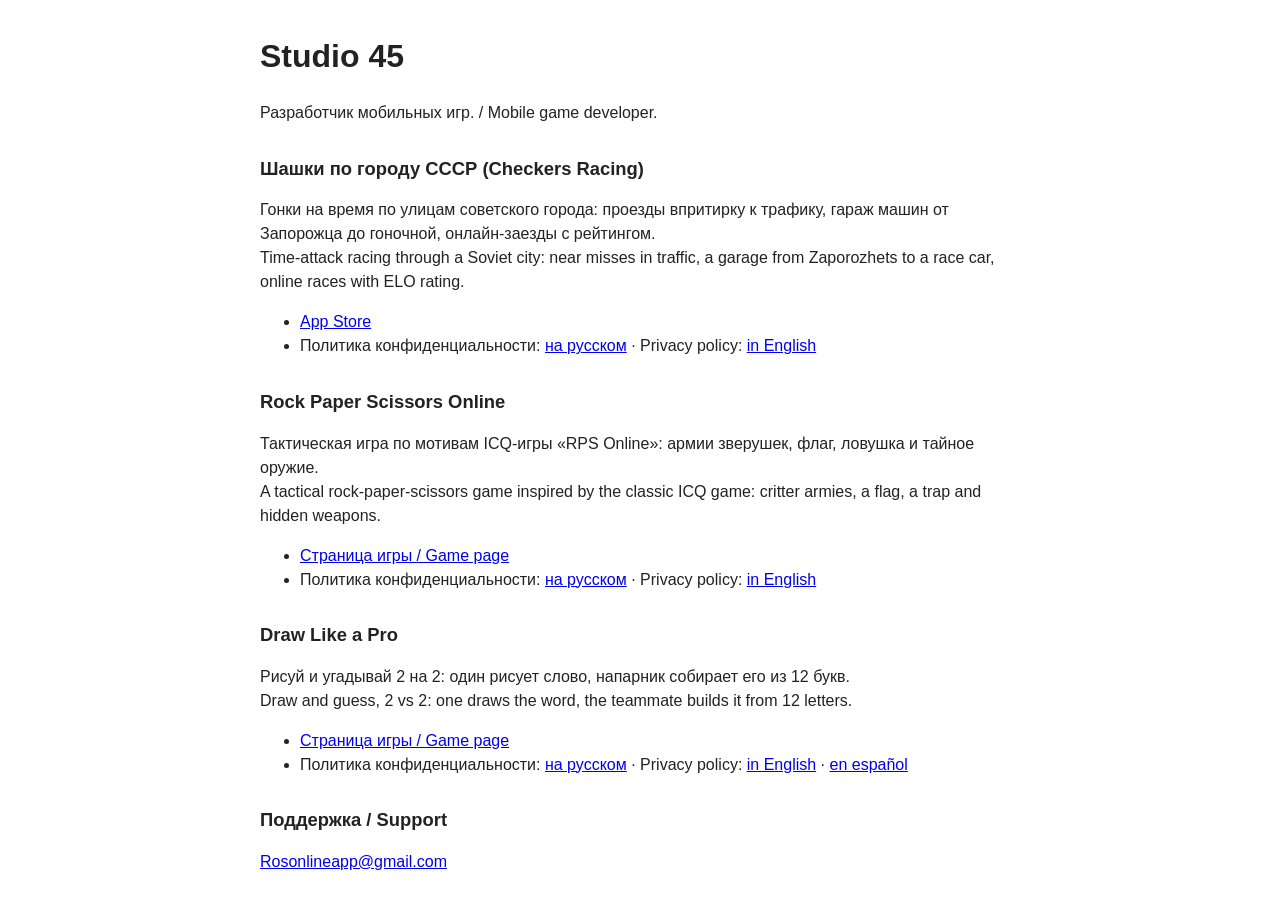
<file: index.html>
<!doctype html>
<html lang="ru">
<head>
<meta charset="utf-8">
<meta name="viewport" content="width=device-width, initial-scale=1">
<title>Studio 45</title>
<style>body{font-family:-apple-system,Segoe UI,Roboto,sans-serif;max-width:760px;margin:2em auto;padding:0 1em;line-height:1.5;color:#222}h2{font-size:1.15em;margin-top:1.6em}nav a{margin-right:1em}</style>
</head>
<body>
<h1>Studio 45</h1>
<p>Разработчик мобильных игр. / Mobile game developer.</p>
<h2>Шашки по городу СССР (Checkers Racing)</h2>
<p>Гонки на время по улицам советского города: проезды впритирку к трафику, гараж машин от Запорожца до гоночной, онлайн-заезды с рейтингом.<br>
Time-attack racing through a Soviet city: near misses in traffic, a garage from Zaporozhets to a race car, online races with ELO rating.</p>
<ul>
<li><a href="https://apps.apple.com/app/id6471186150">App Store</a></li>
<li>Политика конфиденциальности: <a href="privacy.html">на русском</a> · Privacy policy: <a href="privacy-en.html">in English</a></li>
</ul>
<h2>Rock Paper Scissors Online</h2>
<p>Тактическая игра по мотивам ICQ-игры «RPS Online»: армии зверушек, флаг, ловушка и тайное оружие.<br>
A tactical rock-paper-scissors game inspired by the classic ICQ game: critter armies, a flag, a trap and hidden weapons.</p>
<ul>
<li><a href="rps/">Страница игры / Game page</a></li>
<li>Политика конфиденциальности: <a href="rps/privacy-ru.html">на русском</a> · Privacy policy: <a href="rps/privacy.html">in English</a></li>
</ul>
<h2>Draw Like a Pro</h2>
<p>Рисуй и угадывай 2 на 2: один рисует слово, напарник собирает его из 12 букв.<br>
Draw and guess, 2 vs 2: one draws the word, the teammate builds it from 12 letters.</p>
<ul>
<li><a href="draw/">Страница игры / Game page</a></li>
<li>Политика конфиденциальности: <a href="draw/privacy-ru.html">на русском</a> · Privacy policy: <a href="draw/privacy.html">in English</a> · <a href="draw/privacy-es.html">en español</a></li>
</ul>
<h2>Поддержка / Support</h2>
<p><a href="mailto:Rosonlineapp@gmail.com">Rosonlineapp@gmail.com</a></p>
</body>
</html>
</file>
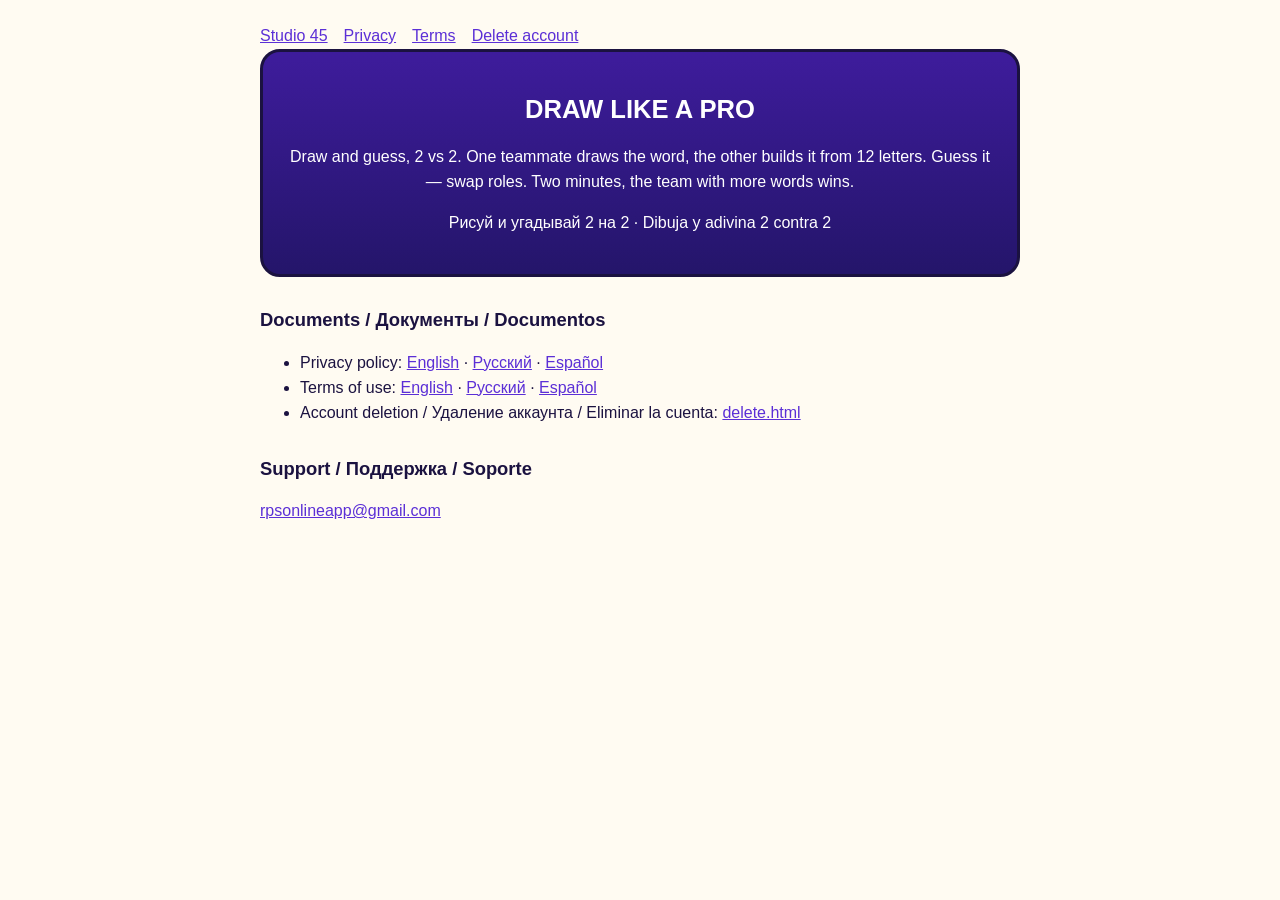
<file: draw/index.html>
<!doctype html><html lang="en"><head><meta charset="utf-8"><meta name="viewport" content="width=device-width,initial-scale=1">
<title>Draw Like a Pro</title><link rel="stylesheet" href="style.css"></head><body>
<nav><a href="/">Studio 45</a><a href="privacy.html">Privacy</a><a href="terms.html">Terms</a><a href="delete.html">Delete account</a></nav>
<div class="hero"><h1>DRAW LIKE A PRO</h1>
<p>Draw and guess, 2 vs 2. One teammate draws the word, the other builds it from 12 letters. Guess it — swap roles. Two minutes, the team with more words wins.</p>
<p>Рисуй и угадывай 2 на 2 · Dibuja y adivina 2 contra 2</p></div>
<h2>Documents / Документы / Documentos</h2>
<ul>
<li>Privacy policy: <a href="privacy.html">English</a> · <a href="privacy-ru.html">Русский</a> · <a href="privacy-es.html">Español</a></li>
<li>Terms of use: <a href="terms.html">English</a> · <a href="terms-ru.html">Русский</a> · <a href="terms-es.html">Español</a></li>
<li>Account deletion / Удаление аккаунта / Eliminar la cuenta: <a href="delete.html">delete.html</a></li>
</ul>
<h2>Support / Поддержка / Soporte</h2>
<p><a href="mailto:rpsonlineapp@gmail.com">rpsonlineapp@gmail.com</a></p>
</body></html>
</file>
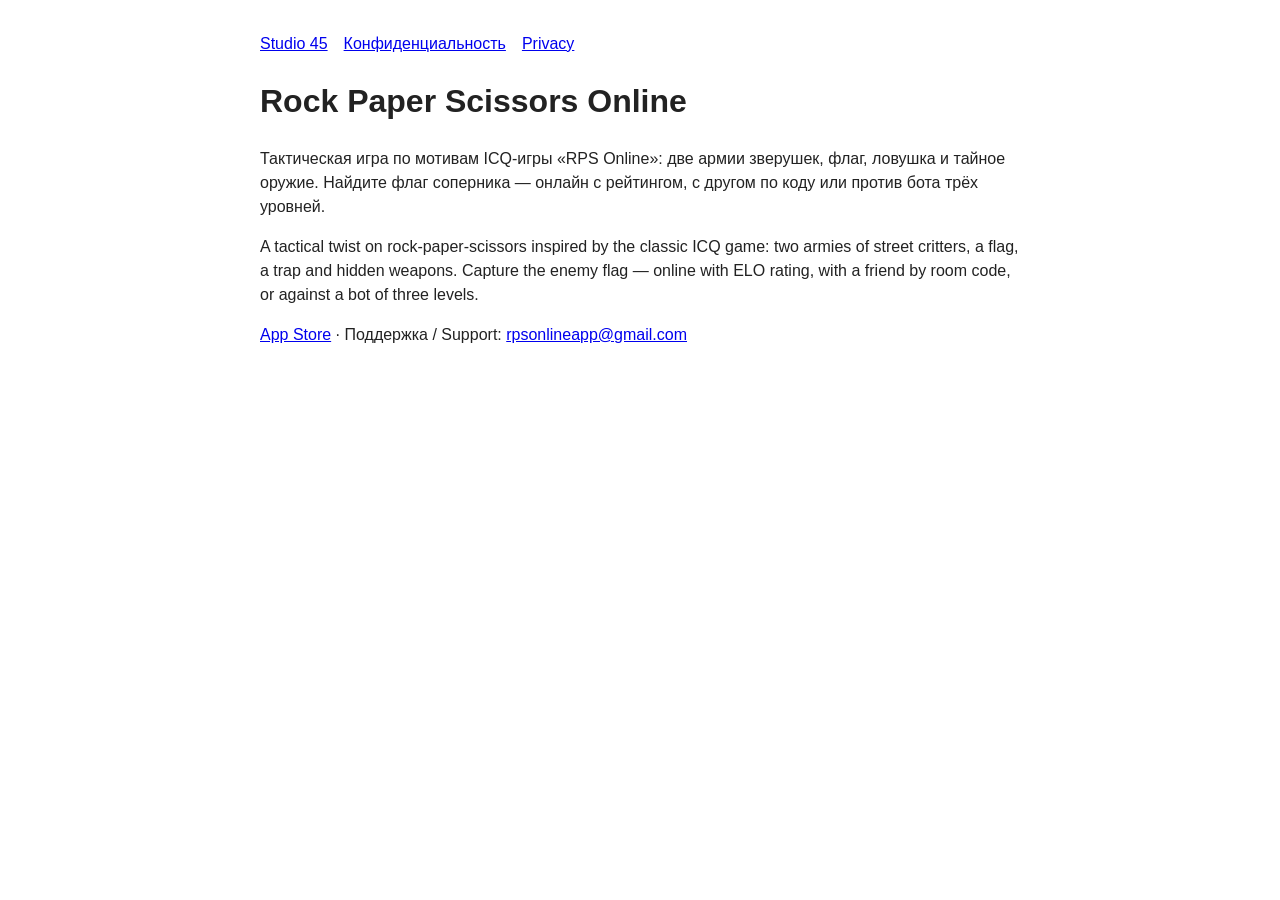
<file: rps/index.html>
<!doctype html><html lang="ru"><head><meta charset="utf-8"><meta name="viewport" content="width=device-width,initial-scale=1">
<title>Rock Paper Scissors Online — Studio 45</title>
<style>body{font-family:-apple-system,Segoe UI,Roboto,sans-serif;max-width:760px;margin:2em auto;padding:0 1em;line-height:1.5;color:#222}nav a{margin-right:1em}</style></head>
<body><nav><a href="/">Studio 45</a><a href="privacy-ru.html">Конфиденциальность</a><a href="privacy.html">Privacy</a></nav>
<h1>Rock Paper Scissors Online</h1>
<p>Тактическая игра по мотивам ICQ-игры «RPS Online»: две армии зверушек, флаг, ловушка и тайное оружие. Найдите флаг соперника — онлайн с рейтингом, с другом по коду или против бота трёх уровней.</p>
<p>A tactical twist on rock-paper-scissors inspired by the classic ICQ game: two armies of street critters, a flag, a trap and hidden weapons. Capture the enemy flag — online with ELO rating, with a friend by room code, or against a bot of three levels.</p>
<p><a href="https://apps.apple.com/app/id6451455091">App Store</a> · Поддержка / Support: <a href="mailto:rpsonlineapp@gmail.com">rpsonlineapp@gmail.com</a></p>
</body></html>
</file>
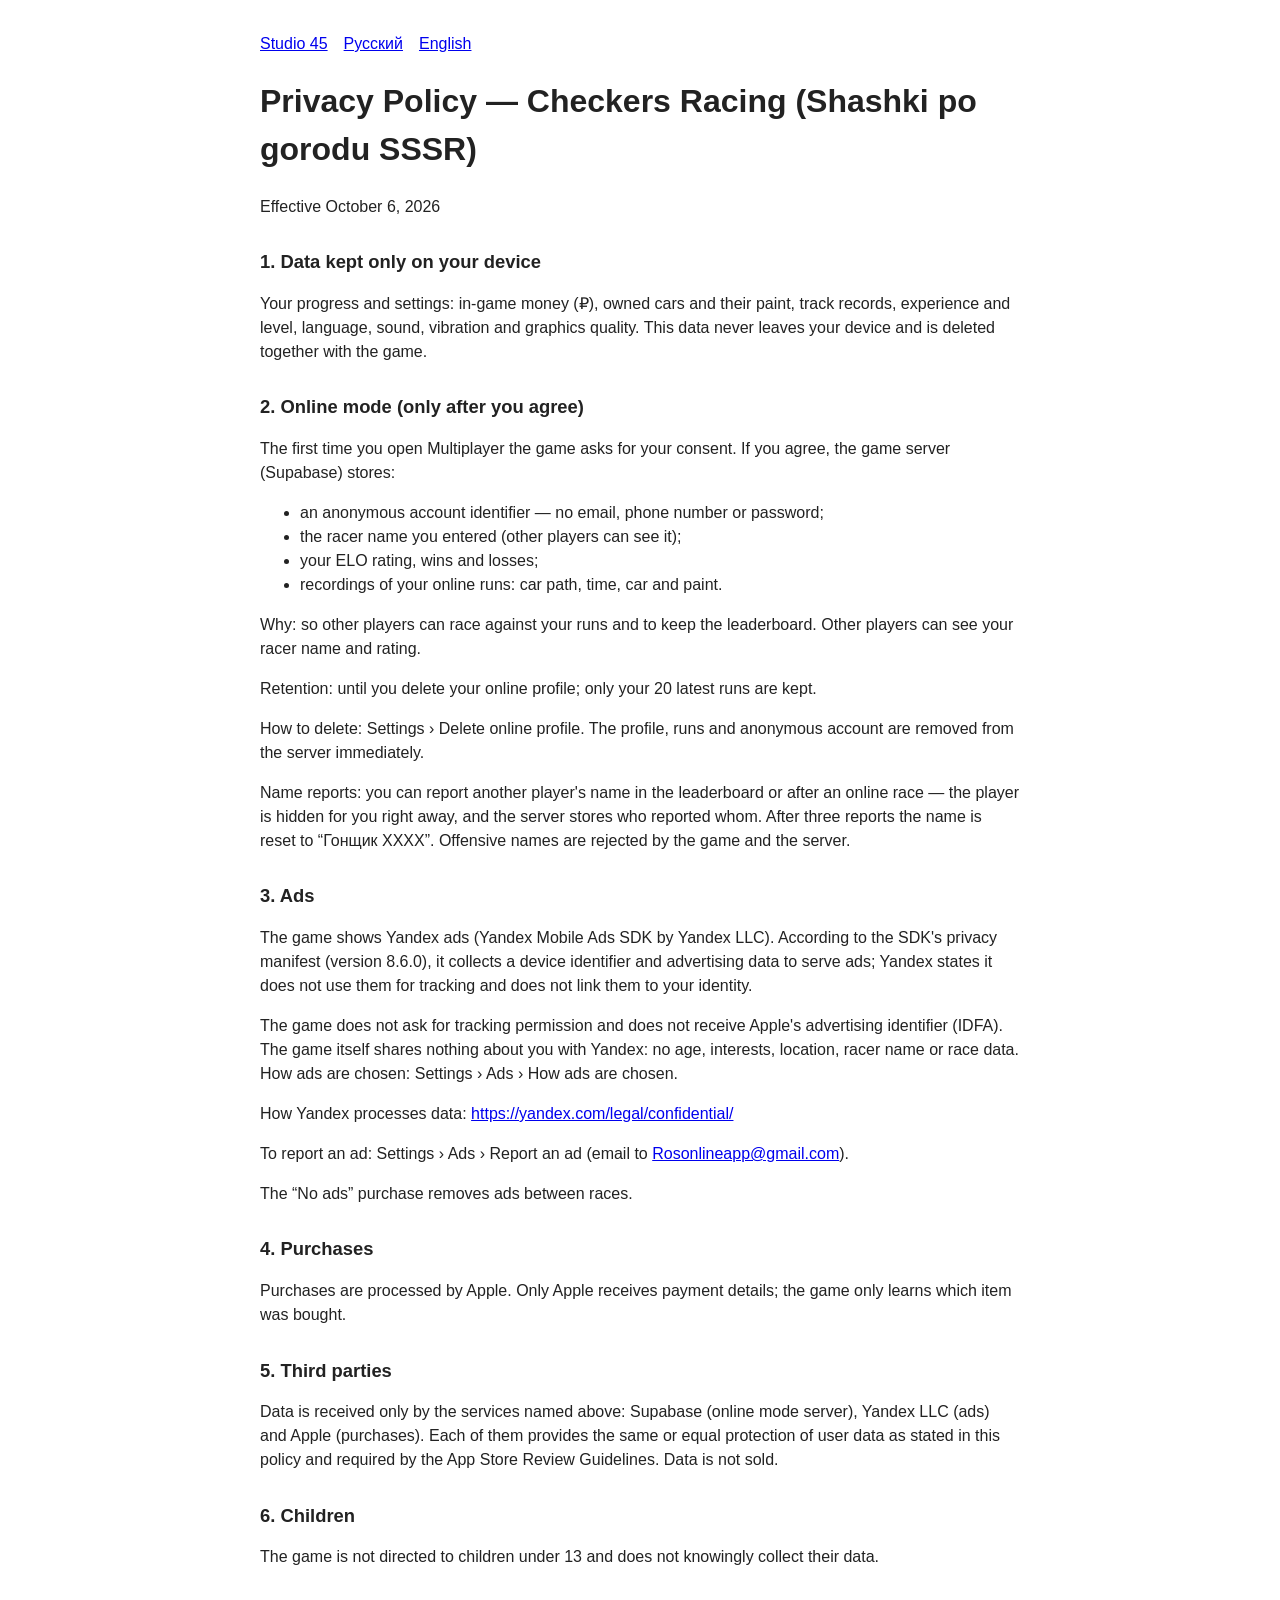
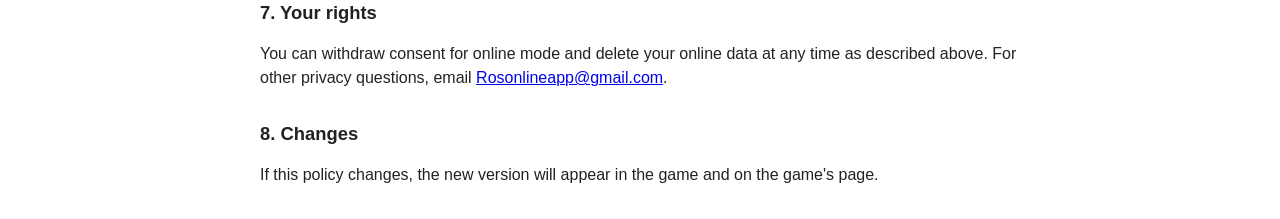
<file: privacy-en.html>
<!doctype html>
<html lang="en">
<head>
<meta charset="utf-8">
<meta name="viewport" content="width=device-width, initial-scale=1">
<title>Privacy Policy — Checkers Racing</title>
<style>body{font-family:-apple-system,Segoe UI,Roboto,sans-serif;max-width:760px;margin:2em auto;padding:0 1em;line-height:1.5;color:#222}h2{font-size:1.15em;margin-top:1.6em}nav a{margin-right:1em}</style>
</head>
<body>
<nav><a href="./">Studio 45</a><a href="privacy.html">Русский</a><a href="privacy-en.html">English</a></nav>
<h1>Privacy Policy — Checkers Racing (Shashki po gorodu SSSR)</h1>
<p>Effective October 6, 2026</p>
<h2>1. Data kept only on your device</h2>
<p>Your progress and settings: in-game money (₽), owned cars and their paint, track records, experience and level, language, sound, vibration and graphics quality. This data never leaves your device and is deleted together with the game.</p>
<h2>2. Online mode (only after you agree)</h2>
<p>The first time you open Multiplayer the game asks for your consent. If you agree, the game server (Supabase) stores:</p>
<ul>
<li>an anonymous account identifier — no email, phone number or password;</li>
<li>the racer name you entered (other players can see it);</li>
<li>your ELO rating, wins and losses;</li>
<li>recordings of your online runs: car path, time, car and paint.</li>
</ul>
<p>Why: so other players can race against your runs and to keep the leaderboard. Other players can see your racer name and rating.</p>
<p>Retention: until you delete your online profile; only your 20 latest runs are kept.</p>
<p>How to delete: Settings › Delete online profile. The profile, runs and anonymous account are removed from the server immediately.</p>
<p>Name reports: you can report another player's name in the leaderboard or after an online race — the player is hidden for you right away, and the server stores who reported whom. After three reports the name is reset to “Гонщик XXXX”. Offensive names are rejected by the game and the server.</p>
<h2>3. Ads</h2>
<p>The game shows Yandex ads (Yandex Mobile Ads SDK by Yandex LLC). According to the SDK's privacy manifest (version 8.6.0), it collects a device identifier and advertising data to serve ads; Yandex states it does not use them for tracking and does not link them to your identity.</p>
<p>The game does not ask for tracking permission and does not receive Apple's advertising identifier (IDFA). The game itself shares nothing about you with Yandex: no age, interests, location, racer name or race data. How ads are chosen: Settings › Ads › How ads are chosen.</p>
<p>How Yandex processes data: <a href="https://yandex.com/legal/confidential/">https://yandex.com/legal/confidential/</a></p>
<p>To report an ad: Settings › Ads › Report an ad (email to <a href="mailto:Rosonlineapp@gmail.com">Rosonlineapp@gmail.com</a>).</p>
<p>The “No ads” purchase removes ads between races.</p>
<h2>4. Purchases</h2>
<p>Purchases are processed by Apple. Only Apple receives payment details; the game only learns which item was bought.</p>
<h2>5. Third parties</h2>
<p>Data is received only by the services named above: Supabase (online mode server), Yandex LLC (ads) and Apple (purchases). Each of them provides the same or equal protection of user data as stated in this policy and required by the App Store Review Guidelines. Data is not sold.</p>
<h2>6. Children</h2>
<p>The game is not directed to children under 13 and does not knowingly collect their data.</p>
<h2>7. Your rights</h2>
<p>You can withdraw consent for online mode and delete your online data at any time as described above. For other privacy questions, email <a href="mailto:Rosonlineapp@gmail.com">Rosonlineapp@gmail.com</a>.</p>
<h2>8. Changes</h2>
<p>If this policy changes, the new version will appear in the game and on the game's page.</p>
</body>
</html>
</file>
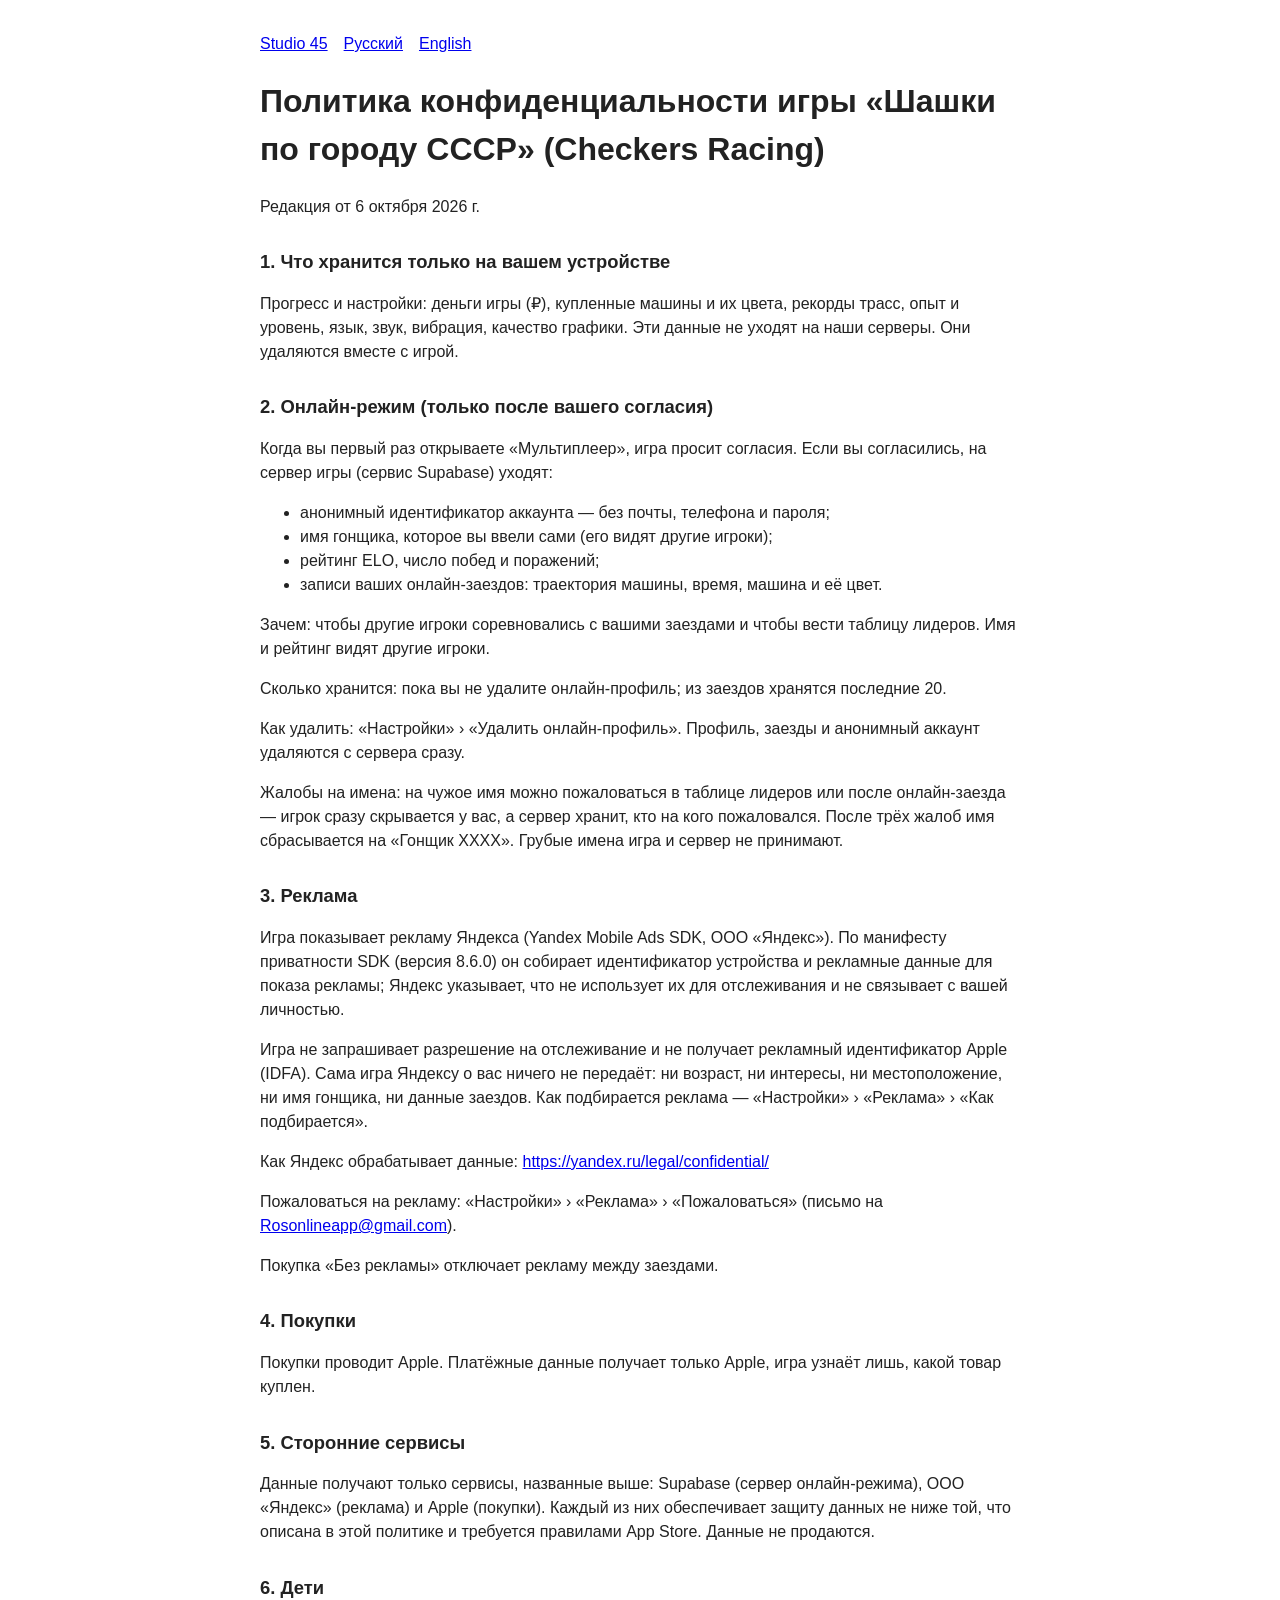
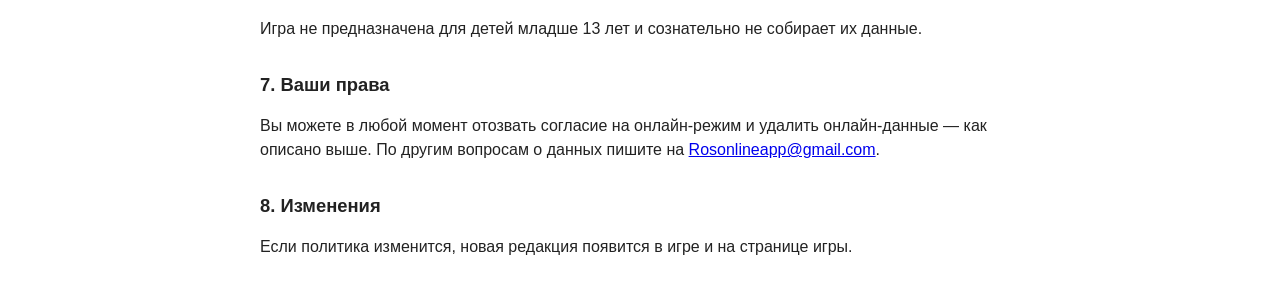
<file: privacy.html>
<!doctype html>
<html lang="ru">
<head>
<meta charset="utf-8">
<meta name="viewport" content="width=device-width, initial-scale=1">
<title>Политика конфиденциальности — Checkers Racing</title>
<style>body{font-family:-apple-system,Segoe UI,Roboto,sans-serif;max-width:760px;margin:2em auto;padding:0 1em;line-height:1.5;color:#222}h2{font-size:1.15em;margin-top:1.6em}nav a{margin-right:1em}</style>
</head>
<body>
<nav><a href="./">Studio 45</a><a href="privacy.html">Русский</a><a href="privacy-en.html">English</a></nav>
<h1>Политика конфиденциальности игры «Шашки по городу СССР» (Checkers Racing)</h1>
<p>Редакция от 6 октября 2026 г.</p>
<h2>1. Что хранится только на вашем устройстве</h2>
<p>Прогресс и настройки: деньги игры (₽), купленные машины и их цвета, рекорды трасс, опыт и уровень, язык, звук, вибрация, качество графики. Эти данные не уходят на наши серверы. Они удаляются вместе с игрой.</p>
<h2>2. Онлайн-режим (только после вашего согласия)</h2>
<p>Когда вы первый раз открываете «Мультиплеер», игра просит согласия. Если вы согласились, на сервер игры (сервис Supabase) уходят:</p>
<ul>
<li>анонимный идентификатор аккаунта — без почты, телефона и пароля;</li>
<li>имя гонщика, которое вы ввели сами (его видят другие игроки);</li>
<li>рейтинг ELO, число побед и поражений;</li>
<li>записи ваших онлайн-заездов: траектория машины, время, машина и её цвет.</li>
</ul>
<p>Зачем: чтобы другие игроки соревновались с вашими заездами и чтобы вести таблицу лидеров. Имя и рейтинг видят другие игроки.</p>
<p>Сколько хранится: пока вы не удалите онлайн-профиль; из заездов хранятся последние 20.</p>
<p>Как удалить: «Настройки» › «Удалить онлайн-профиль». Профиль, заезды и анонимный аккаунт удаляются с сервера сразу.</p>
<p>Жалобы на имена: на чужое имя можно пожаловаться в таблице лидеров или после онлайн-заезда — игрок сразу скрывается у вас, а сервер хранит, кто на кого пожаловался. После трёх жалоб имя сбрасывается на «Гонщик XXXX». Грубые имена игра и сервер не принимают.</p>
<h2>3. Реклама</h2>
<p>Игра показывает рекламу Яндекса (Yandex Mobile Ads SDK, ООО «Яндекс»). По манифесту приватности SDK (версия 8.6.0) он собирает идентификатор устройства и рекламные данные для показа рекламы; Яндекс указывает, что не использует их для отслеживания и не связывает с вашей личностью.</p>
<p>Игра не запрашивает разрешение на отслеживание и не получает рекламный идентификатор Apple (IDFA). Сама игра Яндексу о вас ничего не передаёт: ни возраст, ни интересы, ни местоположение, ни имя гонщика, ни данные заездов. Как подбирается реклама — «Настройки» › «Реклама» › «Как подбирается».</p>
<p>Как Яндекс обрабатывает данные: <a href="https://yandex.ru/legal/confidential/">https://yandex.ru/legal/confidential/</a></p>
<p>Пожаловаться на рекламу: «Настройки» › «Реклама» › «Пожаловаться» (письмо на <a href="mailto:Rosonlineapp@gmail.com">Rosonlineapp@gmail.com</a>).</p>
<p>Покупка «Без рекламы» отключает рекламу между заездами.</p>
<h2>4. Покупки</h2>
<p>Покупки проводит Apple. Платёжные данные получает только Apple, игра узнаёт лишь, какой товар куплен.</p>
<h2>5. Сторонние сервисы</h2>
<p>Данные получают только сервисы, названные выше: Supabase (сервер онлайн-режима), ООО «Яндекс» (реклама) и Apple (покупки). Каждый из них обеспечивает защиту данных не ниже той, что описана в этой политике и требуется правилами App Store. Данные не продаются.</p>
<h2>6. Дети</h2>
<p>Игра не предназначена для детей младше 13 лет и сознательно не собирает их данные.</p>
<h2>7. Ваши права</h2>
<p>Вы можете в любой момент отозвать согласие на онлайн-режим и удалить онлайн-данные — как описано выше. По другим вопросам о данных пишите на <a href="mailto:Rosonlineapp@gmail.com">Rosonlineapp@gmail.com</a>.</p>
<h2>8. Изменения</h2>
<p>Если политика изменится, новая редакция появится в игре и на странице игры.</p>
</body>
</html>
</file>
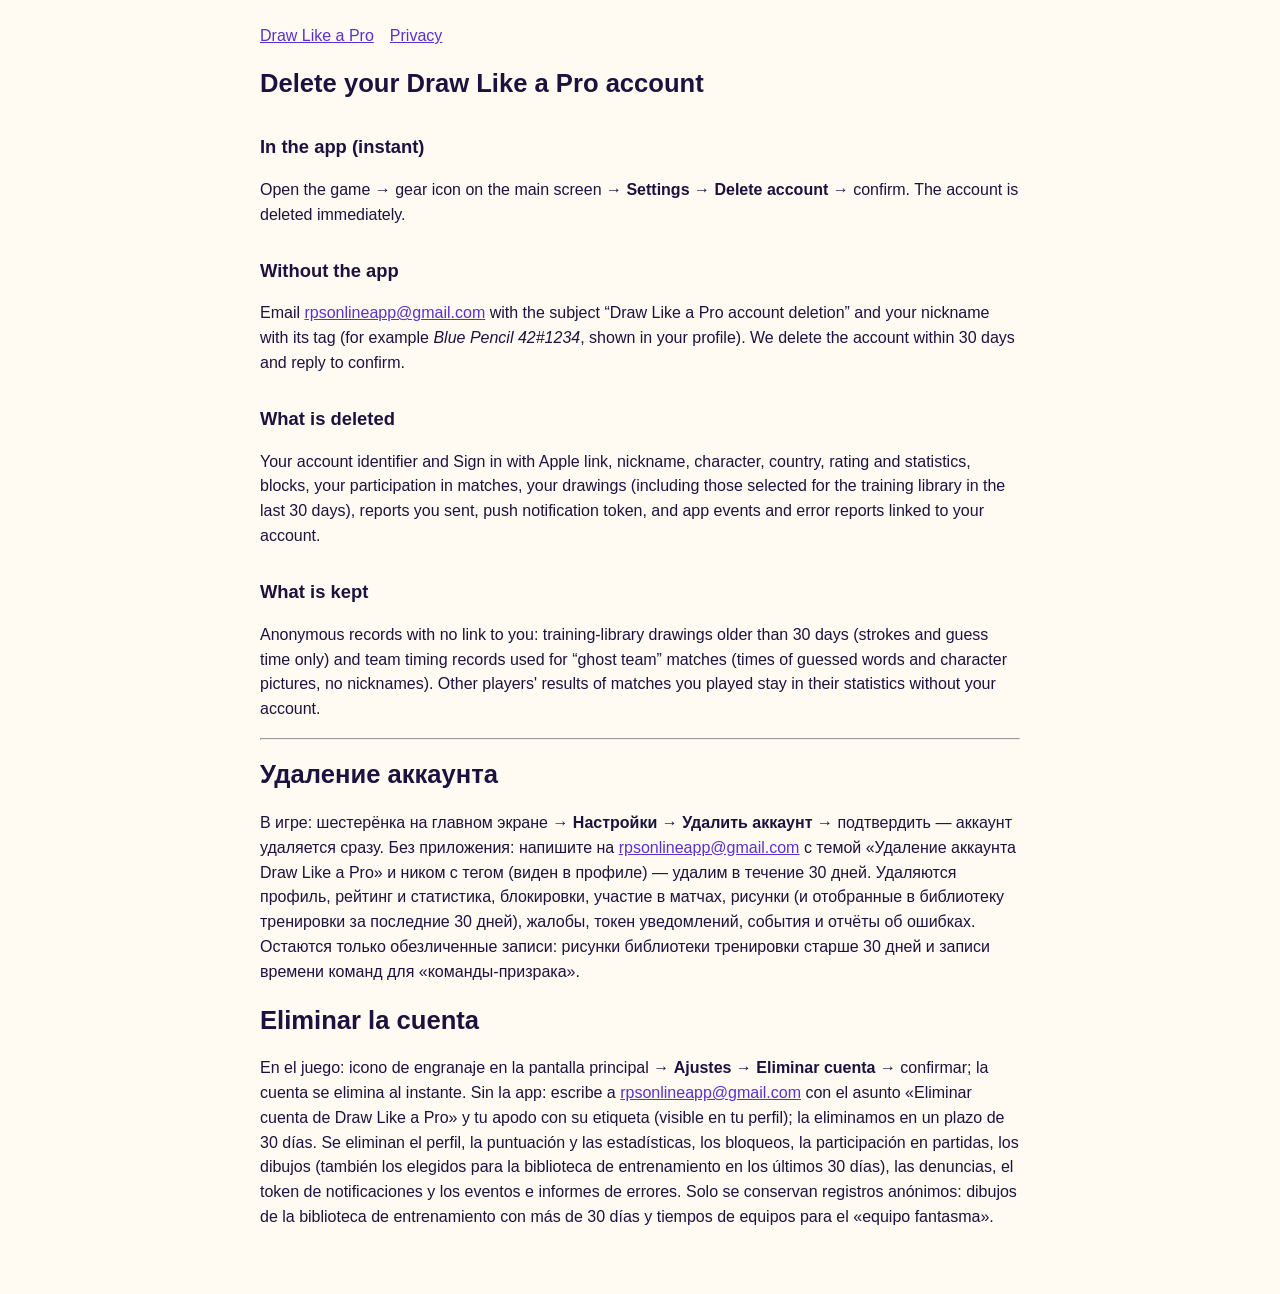
<file: draw/delete.html>
<!doctype html><html lang="en"><head><meta charset="utf-8"><meta name="viewport" content="width=device-width,initial-scale=1">
<title>Delete your account — Draw Like a Pro</title><link rel="stylesheet" href="style.css"></head><body>
<nav><a href="index.html">Draw Like a Pro</a><a href="privacy.html">Privacy</a></nav>
<h1>Delete your Draw Like a Pro account</h1>
<h2>In the app (instant)</h2>
<p>Open the game → gear icon on the main screen → <b>Settings</b> → <b>Delete account</b> → confirm. The account is deleted immediately.</p>
<h2>Without the app</h2>
<p>Email <a href="mailto:rpsonlineapp@gmail.com?subject=Draw%20Like%20a%20Pro%20account%20deletion">rpsonlineapp@gmail.com</a> with the subject “Draw Like a Pro account deletion” and your nickname with its tag (for example <i>Blue Pencil 42#1234</i>, shown in your profile). We delete the account within 30 days and reply to confirm.</p>
<h2>What is deleted</h2>
<p>Your account identifier and Sign in with Apple link, nickname, character, country, rating and statistics, blocks, your participation in matches, your drawings (including those selected for the training library in the last 30 days), reports you sent, push notification token, and app events and error reports linked to your account.</p>
<h2>What is kept</h2>
<p>Anonymous records with no link to you: training-library drawings older than 30 days (strokes and guess time only) and team timing records used for “ghost team” matches (times of guessed words and character pictures, no nicknames). Other players' results of matches you played stay in their statistics without your account.</p>
<hr>
<h1 lang="ru">Удаление аккаунта</h1>
<p lang="ru">В игре: шестерёнка на главном экране → <b>Настройки</b> → <b>Удалить аккаунт</b> → подтвердить — аккаунт удаляется сразу. Без приложения: напишите на <a href="mailto:rpsonlineapp@gmail.com">rpsonlineapp@gmail.com</a> с темой «Удаление аккаунта Draw Like a Pro» и ником с тегом (виден в профиле) — удалим в течение 30 дней. Удаляются профиль, рейтинг и статистика, блокировки, участие в матчах, рисунки (и отобранные в библиотеку тренировки за последние 30 дней), жалобы, токен уведомлений, события и отчёты об ошибках. Остаются только обезличенные записи: рисунки библиотеки тренировки старше 30 дней и записи времени команд для «команды-призрака».</p>
<h1 lang="es">Eliminar la cuenta</h1>
<p lang="es">En el juego: icono de engranaje en la pantalla principal → <b>Ajustes</b> → <b>Eliminar cuenta</b> → confirmar; la cuenta se elimina al instante. Sin la app: escribe a <a href="mailto:rpsonlineapp@gmail.com">rpsonlineapp@gmail.com</a> con el asunto «Eliminar cuenta de Draw Like a Pro» y tu apodo con su etiqueta (visible en tu perfil); la eliminamos en un plazo de 30 días. Se eliminan el perfil, la puntuación y las estadísticas, los bloqueos, la participación en partidas, los dibujos (también los elegidos para la biblioteca de entrenamiento en los últimos 30 días), las denuncias, el token de notificaciones y los eventos e informes de errores. Solo se conservan registros anónimos: dibujos de la biblioteca de entrenamiento con más de 30 días y tiempos de equipos para el «equipo fantasma».</p>
</body></html>
</file>
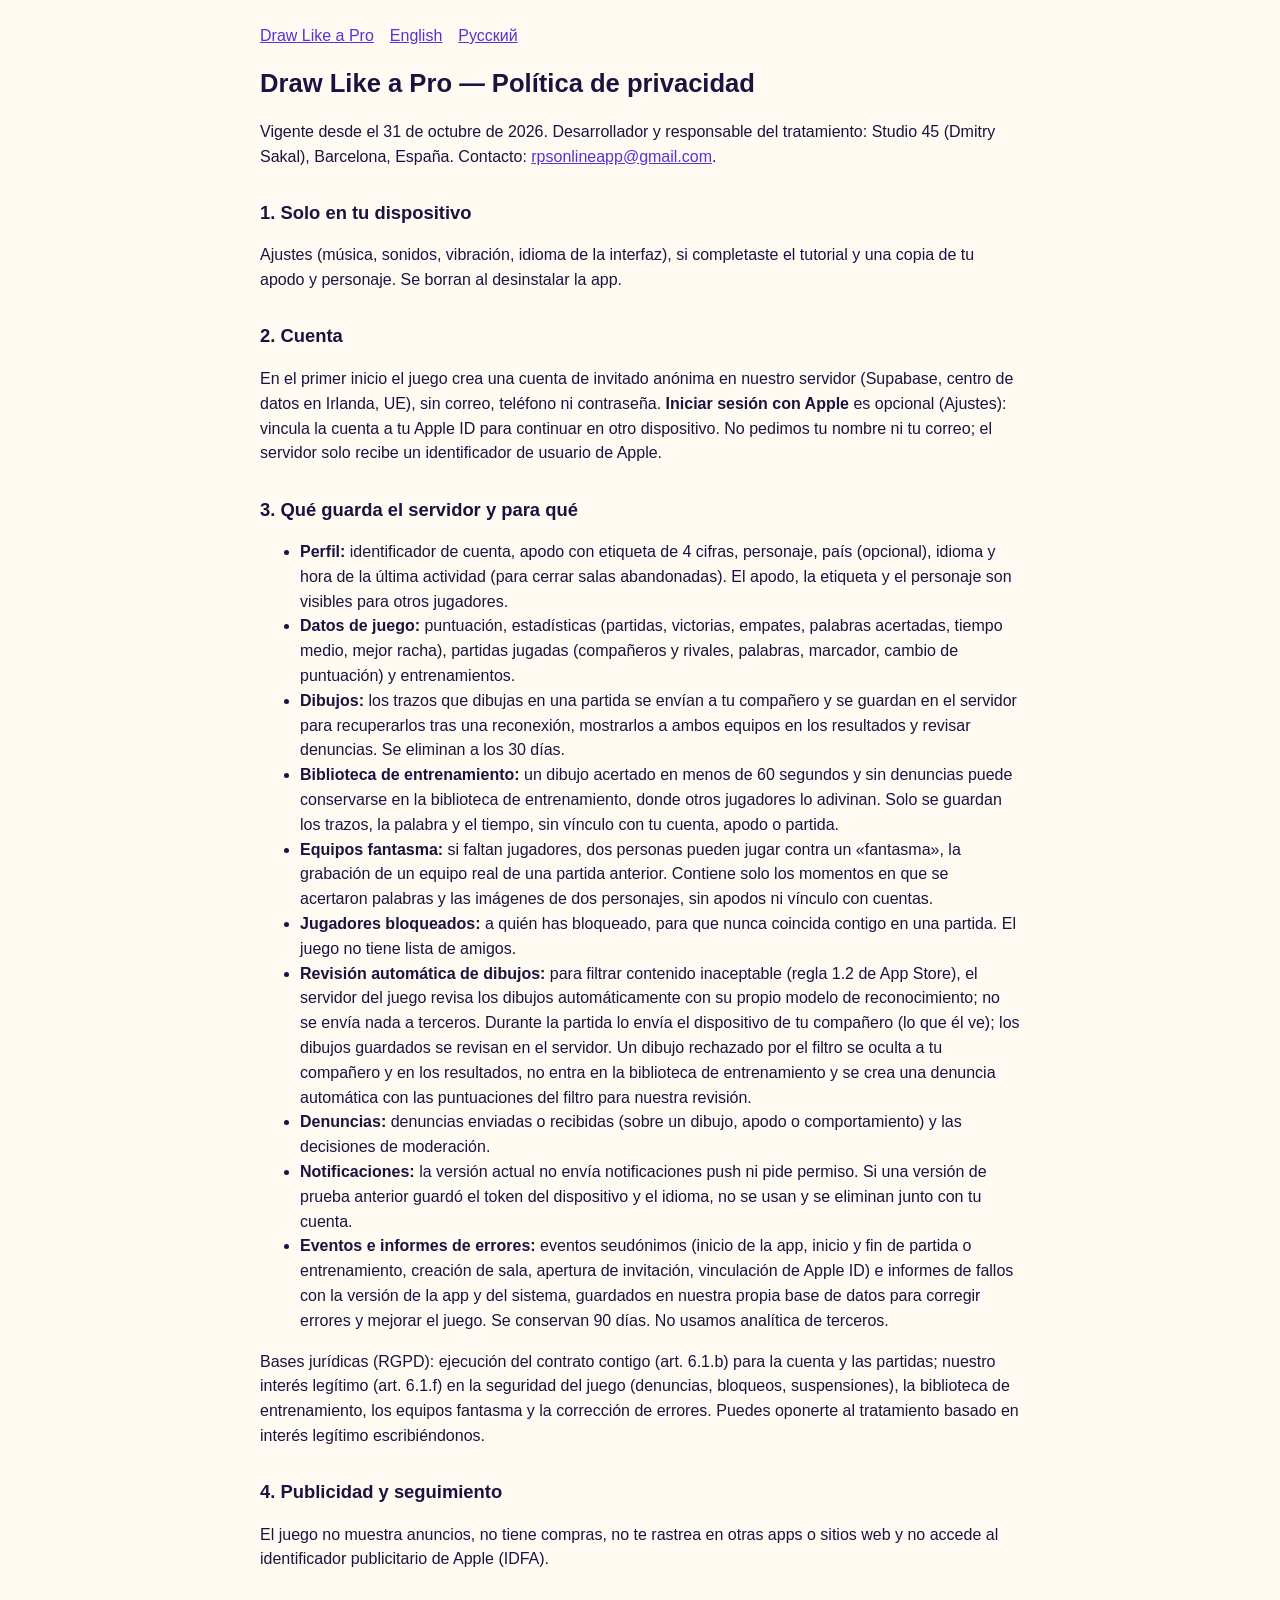
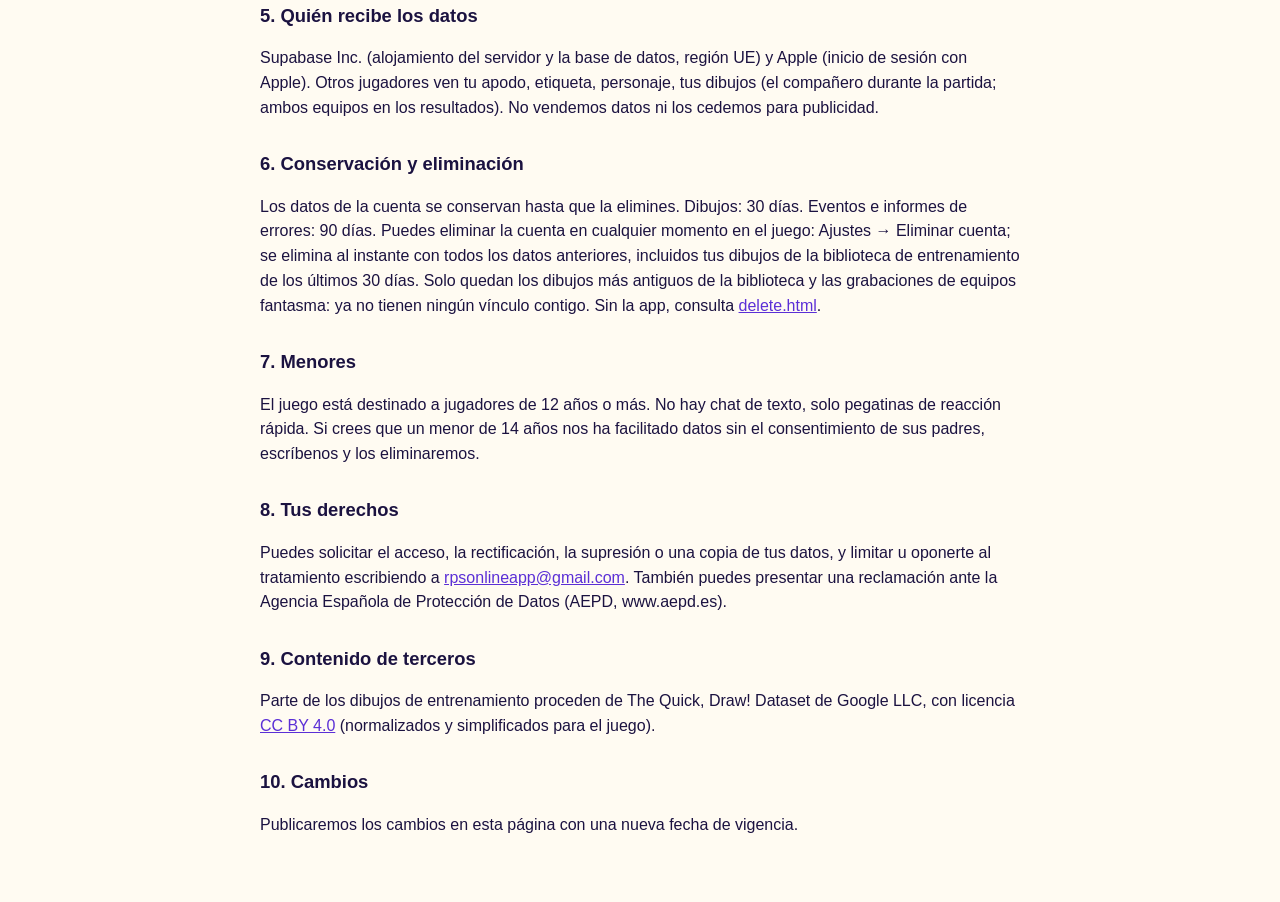
<file: draw/privacy-es.html>
<!doctype html><html lang="es"><head><meta charset="utf-8"><meta name="viewport" content="width=device-width,initial-scale=1">
<title>Política de privacidad — Draw Like a Pro</title><link rel="stylesheet" href="style.css"></head><body>
<nav><a href="index.html">Draw Like a Pro</a><a href="privacy.html">English</a><a href="privacy-ru.html">Русский</a></nav>
<h1>Draw Like a Pro — Política de privacidad</h1>
<p>Vigente desde el 31 de octubre de 2026. Desarrollador y responsable del tratamiento: Studio 45 (Dmitry Sakal), Barcelona, España. Contacto: <a href="mailto:rpsonlineapp@gmail.com">rpsonlineapp@gmail.com</a>.</p>

<h2>1. Solo en tu dispositivo</h2>
<p>Ajustes (música, sonidos, vibración, idioma de la interfaz), si completaste el tutorial y una copia de tu apodo y personaje. Se borran al desinstalar la app.</p>

<h2>2. Cuenta</h2>
<p>En el primer inicio el juego crea una cuenta de invitado anónima en nuestro servidor (Supabase, centro de datos en Irlanda, UE), sin correo, teléfono ni contraseña. <b>Iniciar sesión con Apple</b> es opcional (Ajustes): vincula la cuenta a tu Apple ID para continuar en otro dispositivo. No pedimos tu nombre ni tu correo; el servidor solo recibe un identificador de usuario de Apple.</p>

<h2>3. Qué guarda el servidor y para qué</h2>
<ul>
<li><b>Perfil:</b> identificador de cuenta, apodo con etiqueta de 4 cifras, personaje, país (opcional), idioma y hora de la última actividad (para cerrar salas abandonadas). El apodo, la etiqueta y el personaje son visibles para otros jugadores.</li>
<li><b>Datos de juego:</b> puntuación, estadísticas (partidas, victorias, empates, palabras acertadas, tiempo medio, mejor racha), partidas jugadas (compañeros y rivales, palabras, marcador, cambio de puntuación) y entrenamientos.</li>
<li><b>Dibujos:</b> los trazos que dibujas en una partida se envían a tu compañero y se guardan en el servidor para recuperarlos tras una reconexión, mostrarlos a ambos equipos en los resultados y revisar denuncias. Se eliminan a los 30 días.</li>
<li><b>Biblioteca de entrenamiento:</b> un dibujo acertado en menos de 60 segundos y sin denuncias puede conservarse en la biblioteca de entrenamiento, donde otros jugadores lo adivinan. Solo se guardan los trazos, la palabra y el tiempo, sin vínculo con tu cuenta, apodo o partida.</li>
<li><b>Equipos fantasma:</b> si faltan jugadores, dos personas pueden jugar contra un «fantasma», la grabación de un equipo real de una partida anterior. Contiene solo los momentos en que se acertaron palabras y las imágenes de dos personajes, sin apodos ni vínculo con cuentas.</li>
<li><b>Jugadores bloqueados:</b> a quién has bloqueado, para que nunca coincida contigo en una partida. El juego no tiene lista de amigos.</li>
<li><b>Revisión automática de dibujos:</b> para filtrar contenido inaceptable (regla 1.2 de App Store), el servidor del juego revisa los dibujos automáticamente con su propio modelo de reconocimiento; no se envía nada a terceros. Durante la partida lo envía el dispositivo de tu compañero (lo que él ve); los dibujos guardados se revisan en el servidor. Un dibujo rechazado por el filtro se oculta a tu compañero y en los resultados, no entra en la biblioteca de entrenamiento y se crea una denuncia automática con las puntuaciones del filtro para nuestra revisión.</li>
<li><b>Denuncias:</b> denuncias enviadas o recibidas (sobre un dibujo, apodo o comportamiento) y las decisiones de moderación.</li>
<li><b>Notificaciones:</b> la versión actual no envía notificaciones push ni pide permiso. Si una versión de prueba anterior guardó el token del dispositivo y el idioma, no se usan y se eliminan junto con tu cuenta.</li>
<li><b>Eventos e informes de errores:</b> eventos seudónimos (inicio de la app, inicio y fin de partida o entrenamiento, creación de sala, apertura de invitación, vinculación de Apple ID) e informes de fallos con la versión de la app y del sistema, guardados en nuestra propia base de datos para corregir errores y mejorar el juego. Se conservan 90 días. No usamos analítica de terceros.</li>
</ul>
<p>Bases jurídicas (RGPD): ejecución del contrato contigo (art. 6.1.b) para la cuenta y las partidas; nuestro interés legítimo (art. 6.1.f) en la seguridad del juego (denuncias, bloqueos, suspensiones), la biblioteca de entrenamiento, los equipos fantasma y la corrección de errores. Puedes oponerte al tratamiento basado en interés legítimo escribiéndonos.</p>

<h2>4. Publicidad y seguimiento</h2>
<p>El juego no muestra anuncios, no tiene compras, no te rastrea en otras apps o sitios web y no accede al identificador publicitario de Apple (IDFA).</p>

<h2>5. Quién recibe los datos</h2>
<p>Supabase Inc. (alojamiento del servidor y la base de datos, región UE) y Apple (inicio de sesión con Apple). Otros jugadores ven tu apodo, etiqueta, personaje, tus dibujos (el compañero durante la partida; ambos equipos en los resultados). No vendemos datos ni los cedemos para publicidad.</p>

<h2>6. Conservación y eliminación</h2>
<p>Los datos de la cuenta se conservan hasta que la elimines. Dibujos: 30 días. Eventos e informes de errores: 90 días. Puedes eliminar la cuenta en cualquier momento en el juego: Ajustes → Eliminar cuenta; se elimina al instante con todos los datos anteriores, incluidos tus dibujos de la biblioteca de entrenamiento de los últimos 30 días. Solo quedan los dibujos más antiguos de la biblioteca y las grabaciones de equipos fantasma: ya no tienen ningún vínculo contigo. Sin la app, consulta <a href="delete.html">delete.html</a>.</p>

<h2>7. Menores</h2>
<p>El juego está destinado a jugadores de 12 años o más. No hay chat de texto, solo pegatinas de reacción rápida. Si crees que un menor de 14 años nos ha facilitado datos sin el consentimiento de sus padres, escríbenos y los eliminaremos.</p>

<h2>8. Tus derechos</h2>
<p>Puedes solicitar el acceso, la rectificación, la supresión o una copia de tus datos, y limitar u oponerte al tratamiento escribiendo a <a href="mailto:rpsonlineapp@gmail.com">rpsonlineapp@gmail.com</a>. También puedes presentar una reclamación ante la Agencia Española de Protección de Datos (AEPD, www.aepd.es).</p>

<h2>9. Contenido de terceros</h2>
<p>Parte de los dibujos de entrenamiento proceden de The Quick, Draw! Dataset de Google LLC, con licencia <a href="https://creativecommons.org/licenses/by/4.0/">CC BY 4.0</a> (normalizados y simplificados para el juego).</p>

<h2>10. Cambios</h2>
<p>Publicaremos los cambios en esta página con una nueva fecha de vigencia.</p>
</body></html>
</file>
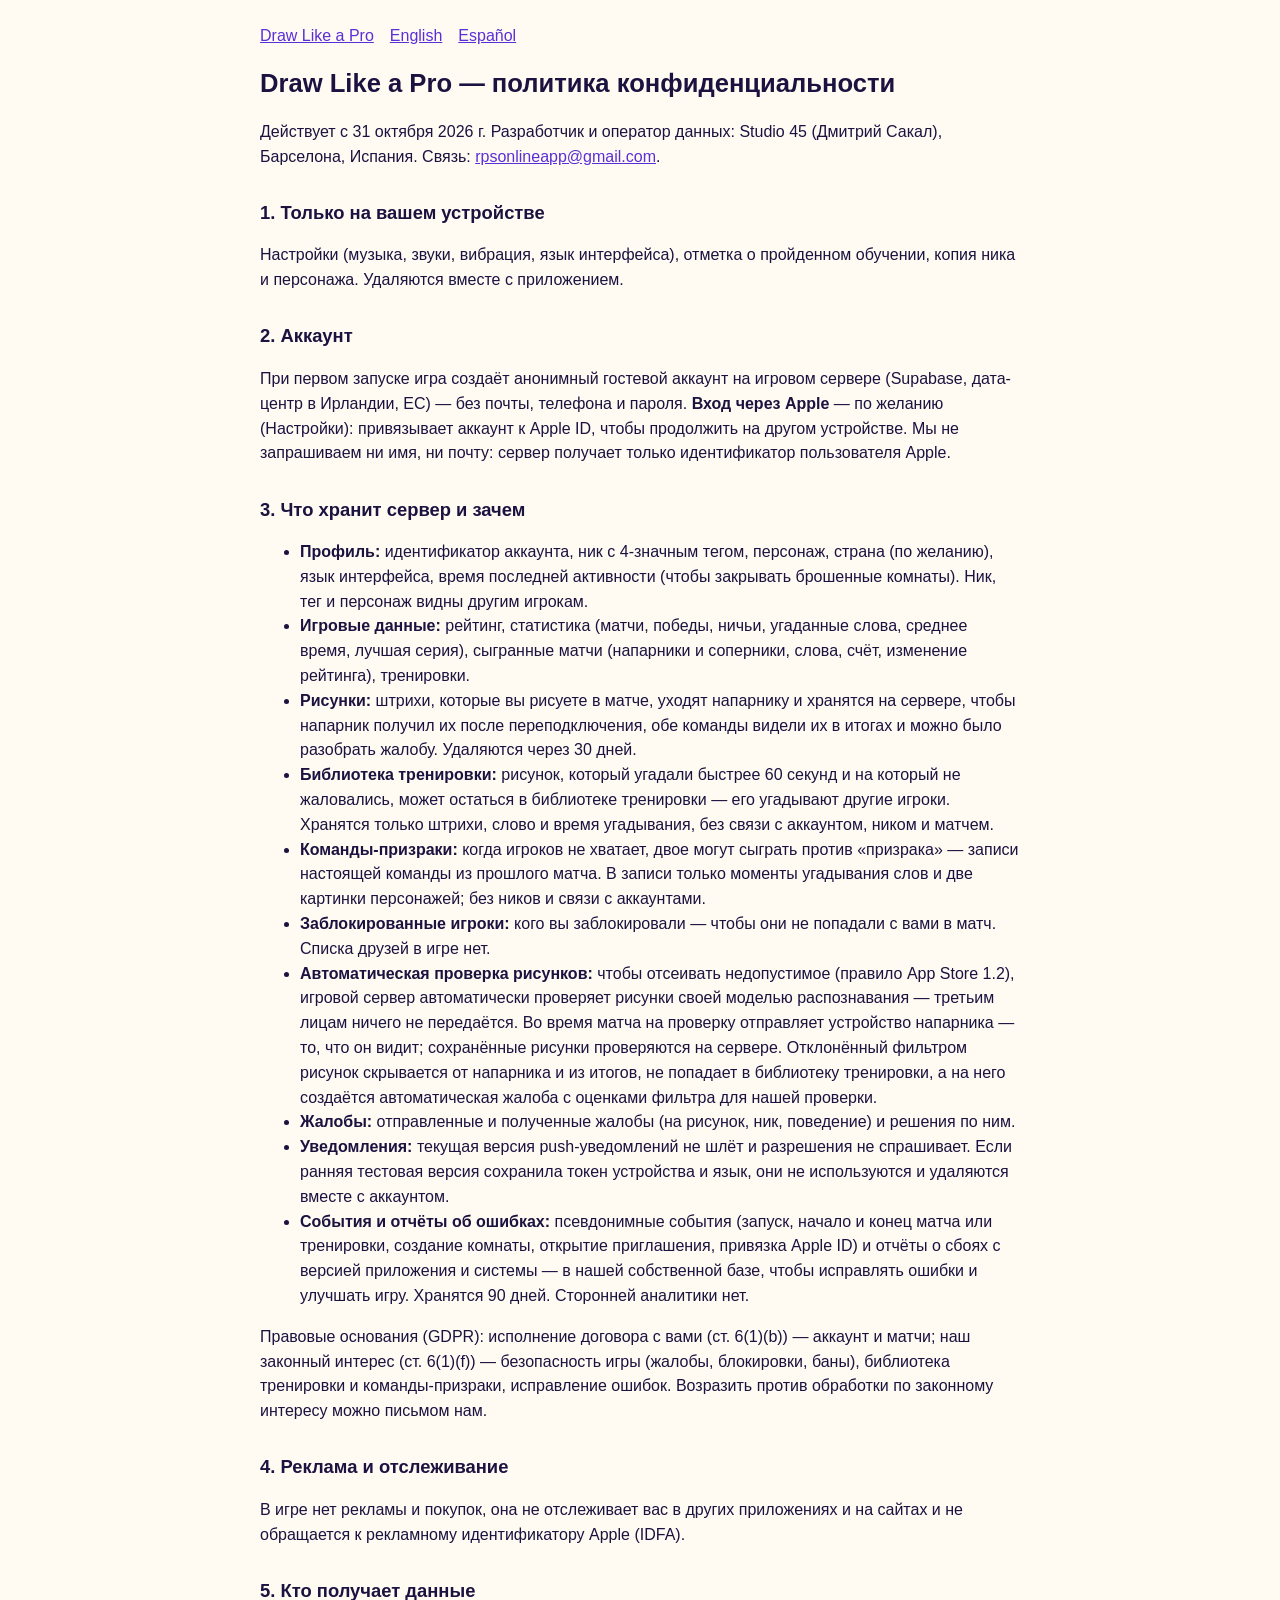
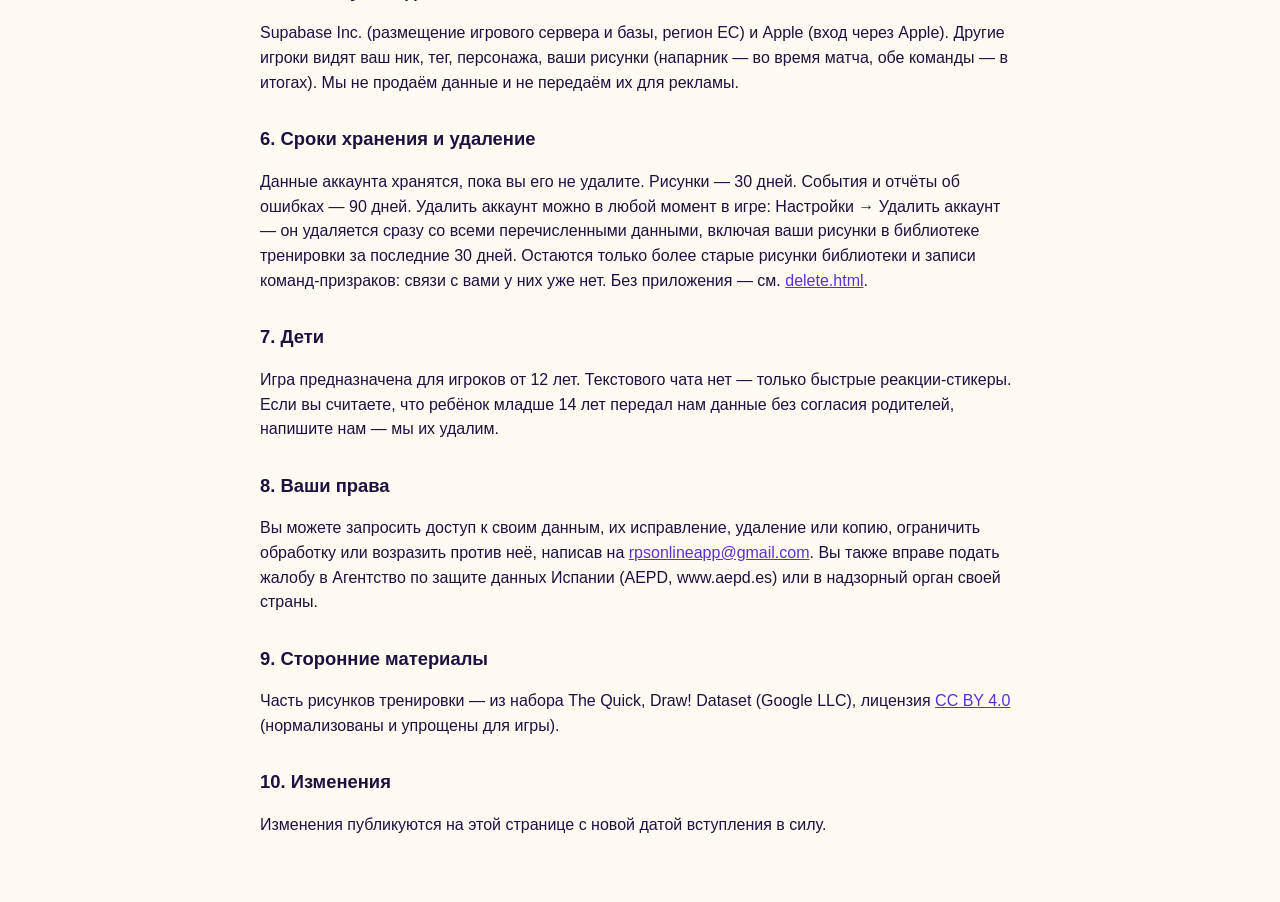
<file: draw/privacy-ru.html>
<!doctype html><html lang="ru"><head><meta charset="utf-8"><meta name="viewport" content="width=device-width,initial-scale=1">
<title>Политика конфиденциальности — Draw Like a Pro</title><link rel="stylesheet" href="style.css"></head><body>
<nav><a href="index.html">Draw Like a Pro</a><a href="privacy.html">English</a><a href="privacy-es.html">Español</a></nav>
<h1>Draw Like a Pro — политика конфиденциальности</h1>
<p>Действует с 31 октября 2026 г. Разработчик и оператор данных: Studio 45 (Дмитрий Сакал), Барселона, Испания. Связь: <a href="mailto:rpsonlineapp@gmail.com">rpsonlineapp@gmail.com</a>.</p>

<h2>1. Только на вашем устройстве</h2>
<p>Настройки (музыка, звуки, вибрация, язык интерфейса), отметка о пройденном обучении, копия ника и персонажа. Удаляются вместе с приложением.</p>

<h2>2. Аккаунт</h2>
<p>При первом запуске игра создаёт анонимный гостевой аккаунт на игровом сервере (Supabase, дата-центр в Ирландии, ЕС) — без почты, телефона и пароля. <b>Вход через Apple</b> — по желанию (Настройки): привязывает аккаунт к Apple ID, чтобы продолжить на другом устройстве. Мы не запрашиваем ни имя, ни почту: сервер получает только идентификатор пользователя Apple.</p>

<h2>3. Что хранит сервер и зачем</h2>
<ul>
<li><b>Профиль:</b> идентификатор аккаунта, ник с 4-значным тегом, персонаж, страна (по желанию), язык интерфейса, время последней активности (чтобы закрывать брошенные комнаты). Ник, тег и персонаж видны другим игрокам.</li>
<li><b>Игровые данные:</b> рейтинг, статистика (матчи, победы, ничьи, угаданные слова, среднее время, лучшая серия), сыгранные матчи (напарники и соперники, слова, счёт, изменение рейтинга), тренировки.</li>
<li><b>Рисунки:</b> штрихи, которые вы рисуете в матче, уходят напарнику и хранятся на сервере, чтобы напарник получил их после переподключения, обе команды видели их в итогах и можно было разобрать жалобу. Удаляются через 30 дней.</li>
<li><b>Библиотека тренировки:</b> рисунок, который угадали быстрее 60 секунд и на который не жаловались, может остаться в библиотеке тренировки — его угадывают другие игроки. Хранятся только штрихи, слово и время угадывания, без связи с аккаунтом, ником и матчем.</li>
<li><b>Команды-призраки:</b> когда игроков не хватает, двое могут сыграть против «призрака» — записи настоящей команды из прошлого матча. В записи только моменты угадывания слов и две картинки персонажей; без ников и связи с аккаунтами.</li>
<li><b>Заблокированные игроки:</b> кого вы заблокировали — чтобы они не попадали с вами в матч. Списка друзей в игре нет.</li>
<li><b>Автоматическая проверка рисунков:</b> чтобы отсеивать недопустимое (правило App Store 1.2), игровой сервер автоматически проверяет рисунки своей моделью распознавания — третьим лицам ничего не передаётся. Во время матча на проверку отправляет устройство напарника — то, что он видит; сохранённые рисунки проверяются на сервере. Отклонённый фильтром рисунок скрывается от напарника и из итогов, не попадает в библиотеку тренировки, а на него создаётся автоматическая жалоба с оценками фильтра для нашей проверки.</li>
<li><b>Жалобы:</b> отправленные и полученные жалобы (на рисунок, ник, поведение) и решения по ним.</li>
<li><b>Уведомления:</b> текущая версия push-уведомлений не шлёт и разрешения не спрашивает. Если ранняя тестовая версия сохранила токен устройства и язык, они не используются и удаляются вместе с аккаунтом.</li>
<li><b>События и отчёты об ошибках:</b> псевдонимные события (запуск, начало и конец матча или тренировки, создание комнаты, открытие приглашения, привязка Apple ID) и отчёты о сбоях с версией приложения и системы — в нашей собственной базе, чтобы исправлять ошибки и улучшать игру. Хранятся 90 дней. Сторонней аналитики нет.</li>
</ul>
<p>Правовые основания (GDPR): исполнение договора с вами (ст. 6(1)(b)) — аккаунт и матчи; наш законный интерес (ст. 6(1)(f)) — безопасность игры (жалобы, блокировки, баны), библиотека тренировки и команды-призраки, исправление ошибок. Возразить против обработки по законному интересу можно письмом нам.</p>

<h2>4. Реклама и отслеживание</h2>
<p>В игре нет рекламы и покупок, она не отслеживает вас в других приложениях и на сайтах и не обращается к рекламному идентификатору Apple (IDFA).</p>

<h2>5. Кто получает данные</h2>
<p>Supabase Inc. (размещение игрового сервера и базы, регион ЕС) и Apple (вход через Apple). Другие игроки видят ваш ник, тег, персонажа, ваши рисунки (напарник — во время матча, обе команды — в итогах). Мы не продаём данные и не передаём их для рекламы.</p>

<h2>6. Сроки хранения и удаление</h2>
<p>Данные аккаунта хранятся, пока вы его не удалите. Рисунки — 30 дней. События и отчёты об ошибках — 90 дней. Удалить аккаунт можно в любой момент в игре: Настройки → Удалить аккаунт — он удаляется сразу со всеми перечисленными данными, включая ваши рисунки в библиотеке тренировки за последние 30 дней. Остаются только более старые рисунки библиотеки и записи команд-призраков: связи с вами у них уже нет. Без приложения — см. <a href="delete.html">delete.html</a>.</p>

<h2>7. Дети</h2>
<p>Игра предназначена для игроков от 12 лет. Текстового чата нет — только быстрые реакции-стикеры. Если вы считаете, что ребёнок младше 14 лет передал нам данные без согласия родителей, напишите нам — мы их удалим.</p>

<h2>8. Ваши права</h2>
<p>Вы можете запросить доступ к своим данным, их исправление, удаление или копию, ограничить обработку или возразить против неё, написав на <a href="mailto:rpsonlineapp@gmail.com">rpsonlineapp@gmail.com</a>. Вы также вправе подать жалобу в Агентство по защите данных Испании (AEPD, www.aepd.es) или в надзорный орган своей страны.</p>

<h2>9. Сторонние материалы</h2>
<p>Часть рисунков тренировки — из набора The Quick, Draw! Dataset (Google LLC), лицензия <a href="https://creativecommons.org/licenses/by/4.0/">CC BY 4.0</a> (нормализованы и упрощены для игры).</p>

<h2>10. Изменения</h2>
<p>Изменения публикуются на этой странице с новой датой вступления в силу.</p>
</body></html>
</file>
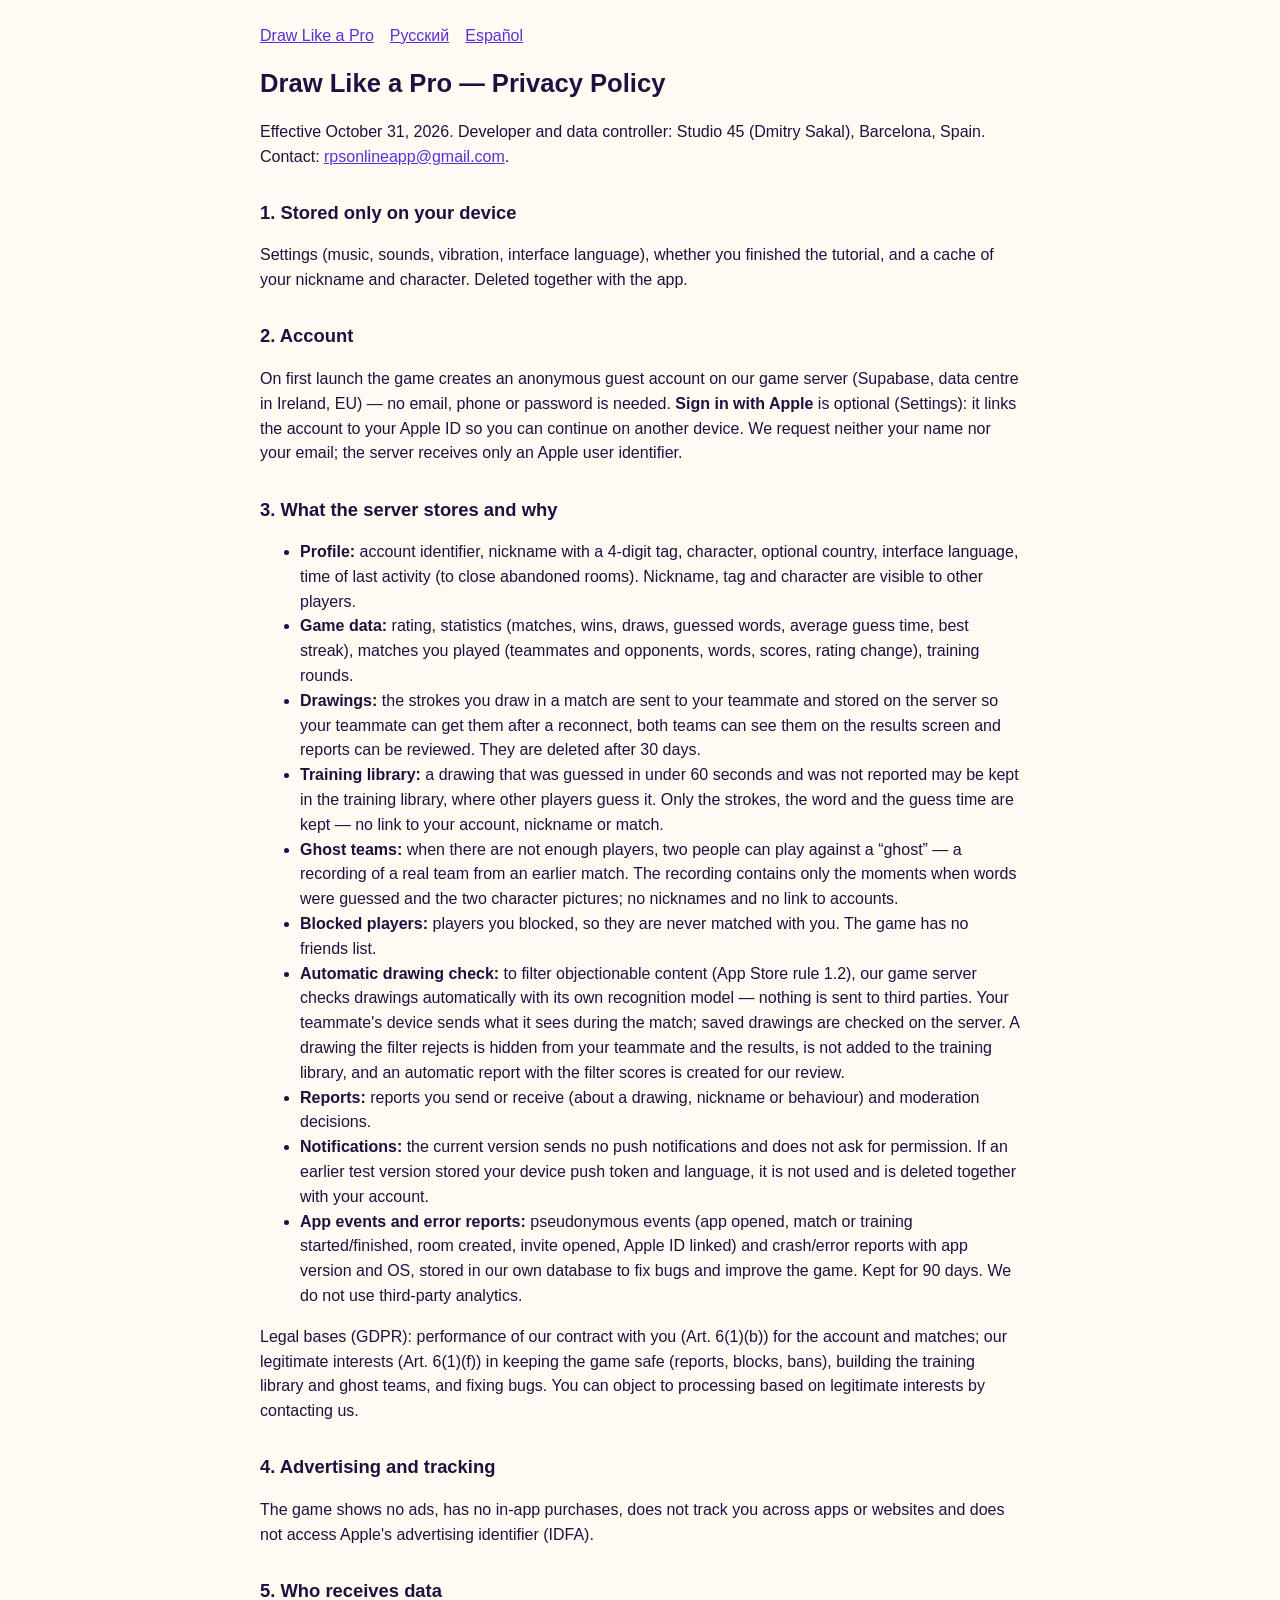
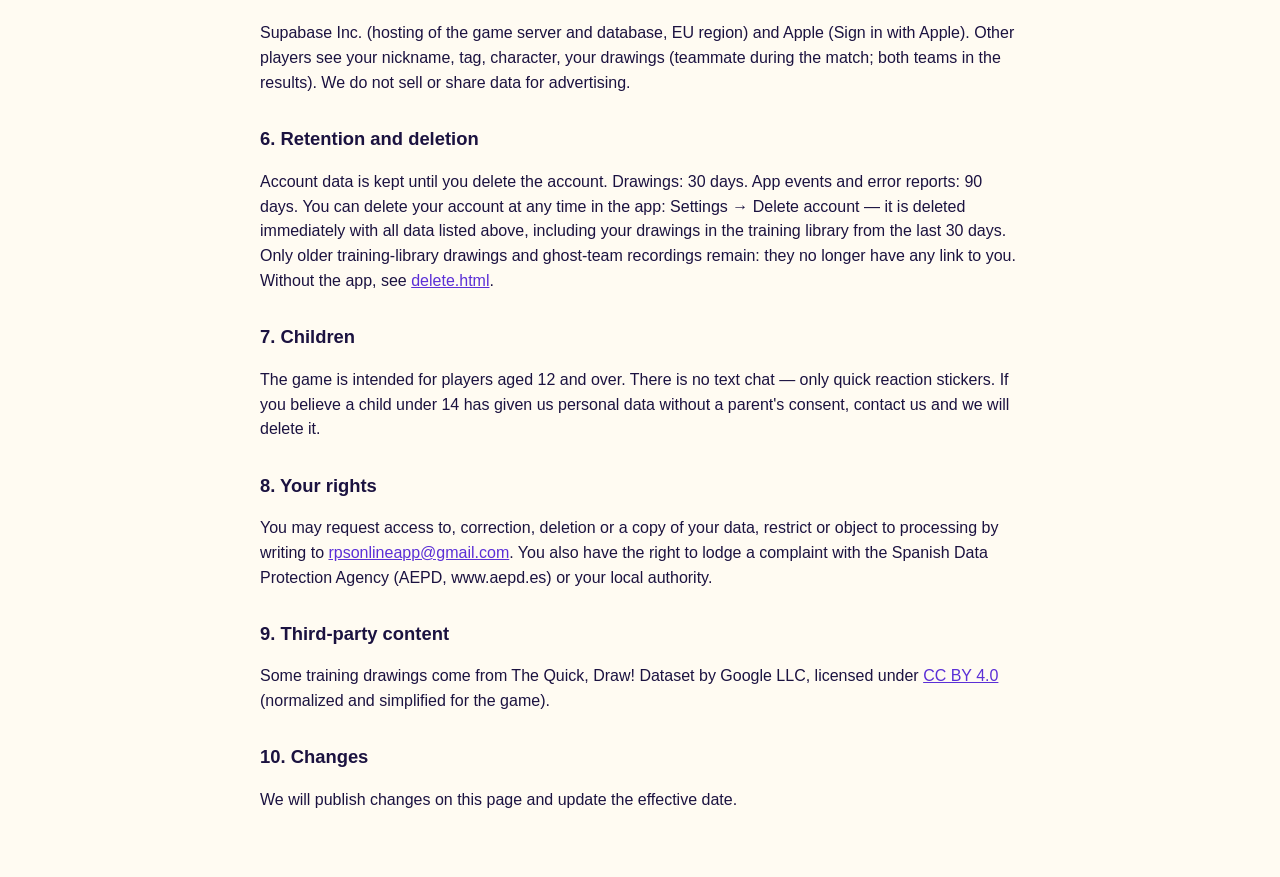
<file: draw/privacy.html>
<!doctype html><html lang="en"><head><meta charset="utf-8"><meta name="viewport" content="width=device-width,initial-scale=1">
<title>Privacy Policy — Draw Like a Pro</title><link rel="stylesheet" href="style.css"></head><body>
<nav><a href="index.html">Draw Like a Pro</a><a href="privacy-ru.html">Русский</a><a href="privacy-es.html">Español</a></nav>
<h1>Draw Like a Pro — Privacy Policy</h1>
<p>Effective October 31, 2026. Developer and data controller: Studio 45 (Dmitry Sakal), Barcelona, Spain. Contact: <a href="mailto:rpsonlineapp@gmail.com">rpsonlineapp@gmail.com</a>.</p>

<h2>1. Stored only on your device</h2>
<p>Settings (music, sounds, vibration, interface language), whether you finished the tutorial, and a cache of your nickname and character. Deleted together with the app.</p>

<h2>2. Account</h2>
<p>On first launch the game creates an anonymous guest account on our game server (Supabase, data centre in Ireland, EU) — no email, phone or password is needed. <b>Sign in with Apple</b> is optional (Settings): it links the account to your Apple ID so you can continue on another device. We request neither your name nor your email; the server receives only an Apple user identifier.</p>

<h2>3. What the server stores and why</h2>
<ul>
<li><b>Profile:</b> account identifier, nickname with a 4-digit tag, character, optional country, interface language, time of last activity (to close abandoned rooms). Nickname, tag and character are visible to other players.</li>
<li><b>Game data:</b> rating, statistics (matches, wins, draws, guessed words, average guess time, best streak), matches you played (teammates and opponents, words, scores, rating change), training rounds.</li>
<li><b>Drawings:</b> the strokes you draw in a match are sent to your teammate and stored on the server so your teammate can get them after a reconnect, both teams can see them on the results screen and reports can be reviewed. They are deleted after 30 days.</li>
<li><b>Training library:</b> a drawing that was guessed in under 60 seconds and was not reported may be kept in the training library, where other players guess it. Only the strokes, the word and the guess time are kept — no link to your account, nickname or match.</li>
<li><b>Ghost teams:</b> when there are not enough players, two people can play against a “ghost” — a recording of a real team from an earlier match. The recording contains only the moments when words were guessed and the two character pictures; no nicknames and no link to accounts.</li>
<li><b>Blocked players:</b> players you blocked, so they are never matched with you. The game has no friends list.</li>
<li><b>Automatic drawing check:</b> to filter objectionable content (App Store rule 1.2), our game server checks drawings automatically with its own recognition model — nothing is sent to third parties. Your teammate's device sends what it sees during the match; saved drawings are checked on the server. A drawing the filter rejects is hidden from your teammate and the results, is not added to the training library, and an automatic report with the filter scores is created for our review.</li>
<li><b>Reports:</b> reports you send or receive (about a drawing, nickname or behaviour) and moderation decisions.</li>
<li><b>Notifications:</b> the current version sends no push notifications and does not ask for permission. If an earlier test version stored your device push token and language, it is not used and is deleted together with your account.</li>
<li><b>App events and error reports:</b> pseudonymous events (app opened, match or training started/finished, room created, invite opened, Apple ID linked) and crash/error reports with app version and OS, stored in our own database to fix bugs and improve the game. Kept for 90 days. We do not use third-party analytics.</li>
</ul>
<p>Legal bases (GDPR): performance of our contract with you (Art. 6(1)(b)) for the account and matches; our legitimate interests (Art. 6(1)(f)) in keeping the game safe (reports, blocks, bans), building the training library and ghost teams, and fixing bugs. You can object to processing based on legitimate interests by contacting us.</p>

<h2>4. Advertising and tracking</h2>
<p>The game shows no ads, has no in-app purchases, does not track you across apps or websites and does not access Apple's advertising identifier (IDFA).</p>

<h2>5. Who receives data</h2>
<p>Supabase Inc. (hosting of the game server and database, EU region) and Apple (Sign in with Apple). Other players see your nickname, tag, character, your drawings (teammate during the match; both teams in the results). We do not sell or share data for advertising.</p>

<h2>6. Retention and deletion</h2>
<p>Account data is kept until you delete the account. Drawings: 30 days. App events and error reports: 90 days. You can delete your account at any time in the app: Settings → Delete account — it is deleted immediately with all data listed above, including your drawings in the training library from the last 30 days. Only older training-library drawings and ghost-team recordings remain: they no longer have any link to you. Without the app, see <a href="delete.html">delete.html</a>.</p>

<h2>7. Children</h2>
<p>The game is intended for players aged 12 and over. There is no text chat — only quick reaction stickers. If you believe a child under 14 has given us personal data without a parent's consent, contact us and we will delete it.</p>

<h2>8. Your rights</h2>
<p>You may request access to, correction, deletion or a copy of your data, restrict or object to processing by writing to <a href="mailto:rpsonlineapp@gmail.com">rpsonlineapp@gmail.com</a>. You also have the right to lodge a complaint with the Spanish Data Protection Agency (AEPD, www.aepd.es) or your local authority.</p>

<h2>9. Third-party content</h2>
<p>Some training drawings come from The Quick, Draw! Dataset by Google LLC, licensed under <a href="https://creativecommons.org/licenses/by/4.0/">CC BY 4.0</a> (normalized and simplified for the game).</p>

<h2>10. Changes</h2>
<p>We will publish changes on this page and update the effective date.</p>
</body></html>
</file>
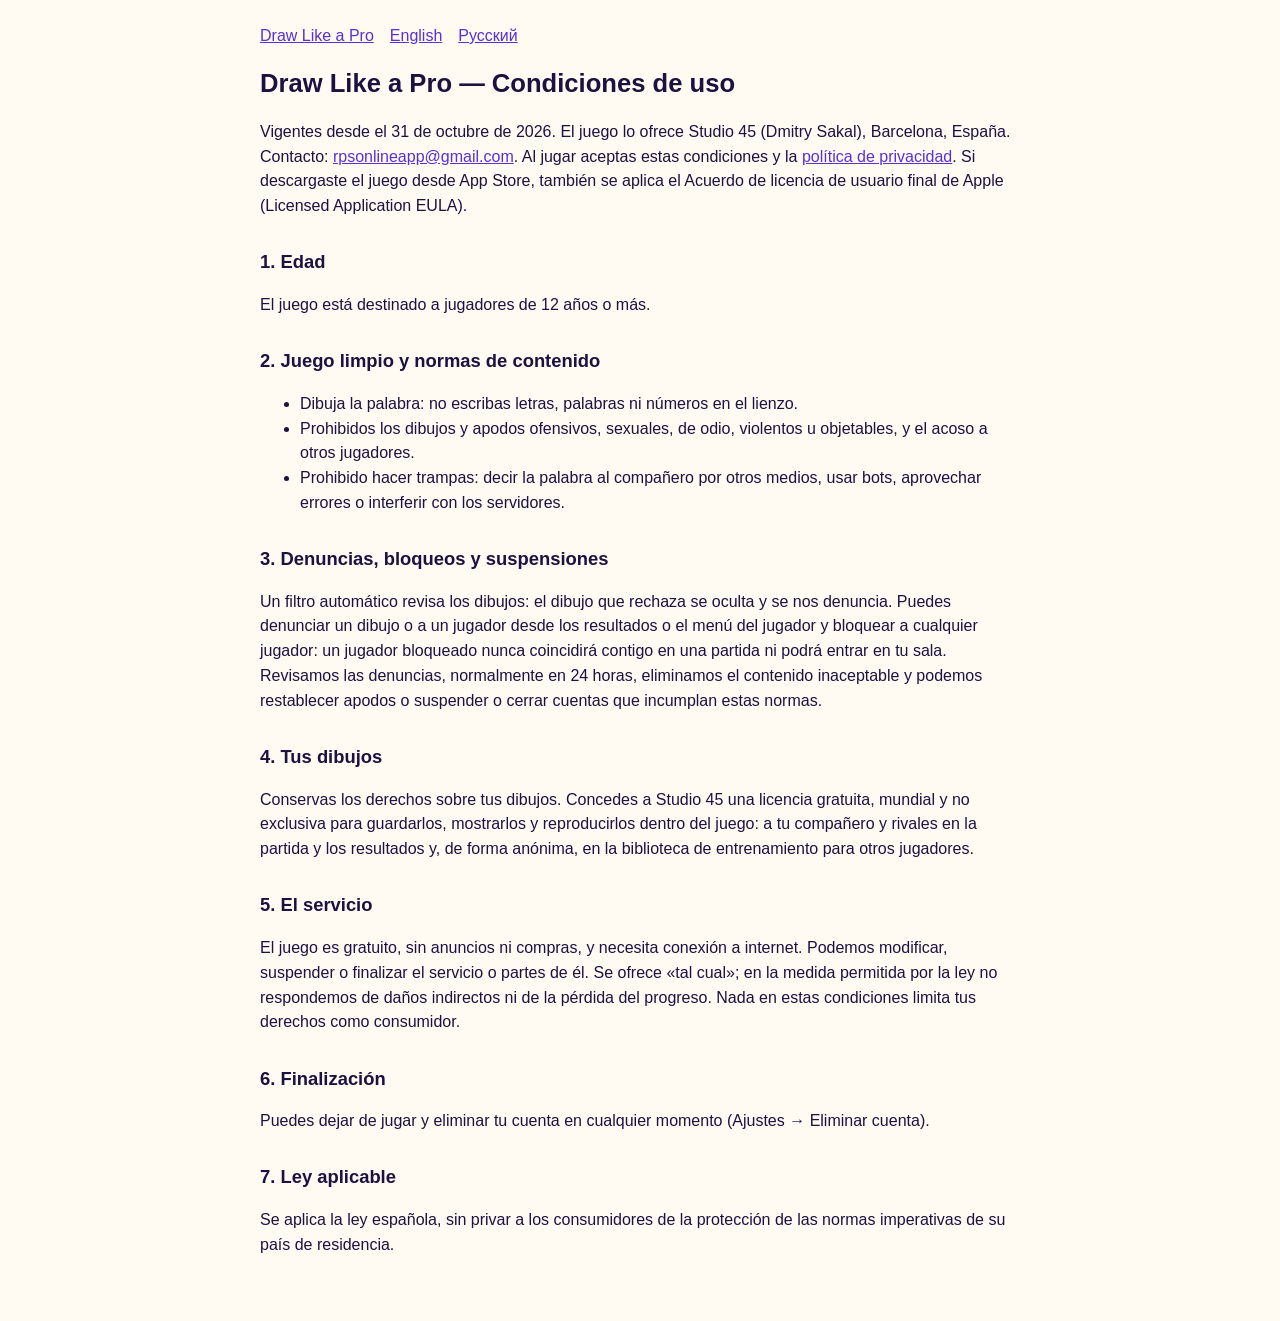
<file: draw/terms-es.html>
<!doctype html><html lang="es"><head><meta charset="utf-8"><meta name="viewport" content="width=device-width,initial-scale=1">
<title>Condiciones de uso — Draw Like a Pro</title><link rel="stylesheet" href="style.css"></head><body>
<nav><a href="index.html">Draw Like a Pro</a><a href="terms.html">English</a><a href="terms-ru.html">Русский</a></nav>
<h1>Draw Like a Pro — Condiciones de uso</h1>
<p>Vigentes desde el 31 de octubre de 2026. El juego lo ofrece Studio 45 (Dmitry Sakal), Barcelona, España. Contacto: <a href="mailto:rpsonlineapp@gmail.com">rpsonlineapp@gmail.com</a>. Al jugar aceptas estas condiciones y la <a href="privacy-es.html">política de privacidad</a>. Si descargaste el juego desde App Store, también se aplica el Acuerdo de licencia de usuario final de Apple (Licensed Application EULA).</p>
<h2>1. Edad</h2><p>El juego está destinado a jugadores de 12 años o más.</p>
<h2>2. Juego limpio y normas de contenido</h2>
<ul>
<li>Dibuja la palabra: no escribas letras, palabras ni números en el lienzo.</li>
<li>Prohibidos los dibujos y apodos ofensivos, sexuales, de odio, violentos u objetables, y el acoso a otros jugadores.</li>
<li>Prohibido hacer trampas: decir la palabra al compañero por otros medios, usar bots, aprovechar errores o interferir con los servidores.</li>
</ul>
<h2>3. Denuncias, bloqueos y suspensiones</h2>
<p>Un filtro automático revisa los dibujos: el dibujo que rechaza se oculta y se nos denuncia. Puedes denunciar un dibujo o a un jugador desde los resultados o el menú del jugador y bloquear a cualquier jugador: un jugador bloqueado nunca coincidirá contigo en una partida ni podrá entrar en tu sala. Revisamos las denuncias, normalmente en 24 horas, eliminamos el contenido inaceptable y podemos restablecer apodos o suspender o cerrar cuentas que incumplan estas normas.</p>
<h2>4. Tus dibujos</h2>
<p>Conservas los derechos sobre tus dibujos. Concedes a Studio 45 una licencia gratuita, mundial y no exclusiva para guardarlos, mostrarlos y reproducirlos dentro del juego: a tu compañero y rivales en la partida y los resultados y, de forma anónima, en la biblioteca de entrenamiento para otros jugadores.</p>
<h2>5. El servicio</h2>
<p>El juego es gratuito, sin anuncios ni compras, y necesita conexión a internet. Podemos modificar, suspender o finalizar el servicio o partes de él. Se ofrece «tal cual»; en la medida permitida por la ley no respondemos de daños indirectos ni de la pérdida del progreso. Nada en estas condiciones limita tus derechos como consumidor.</p>
<h2>6. Finalización</h2><p>Puedes dejar de jugar y eliminar tu cuenta en cualquier momento (Ajustes → Eliminar cuenta).</p>
<h2>7. Ley aplicable</h2><p>Se aplica la ley española, sin privar a los consumidores de la protección de las normas imperativas de su país de residencia.</p>
</body></html>
</file>
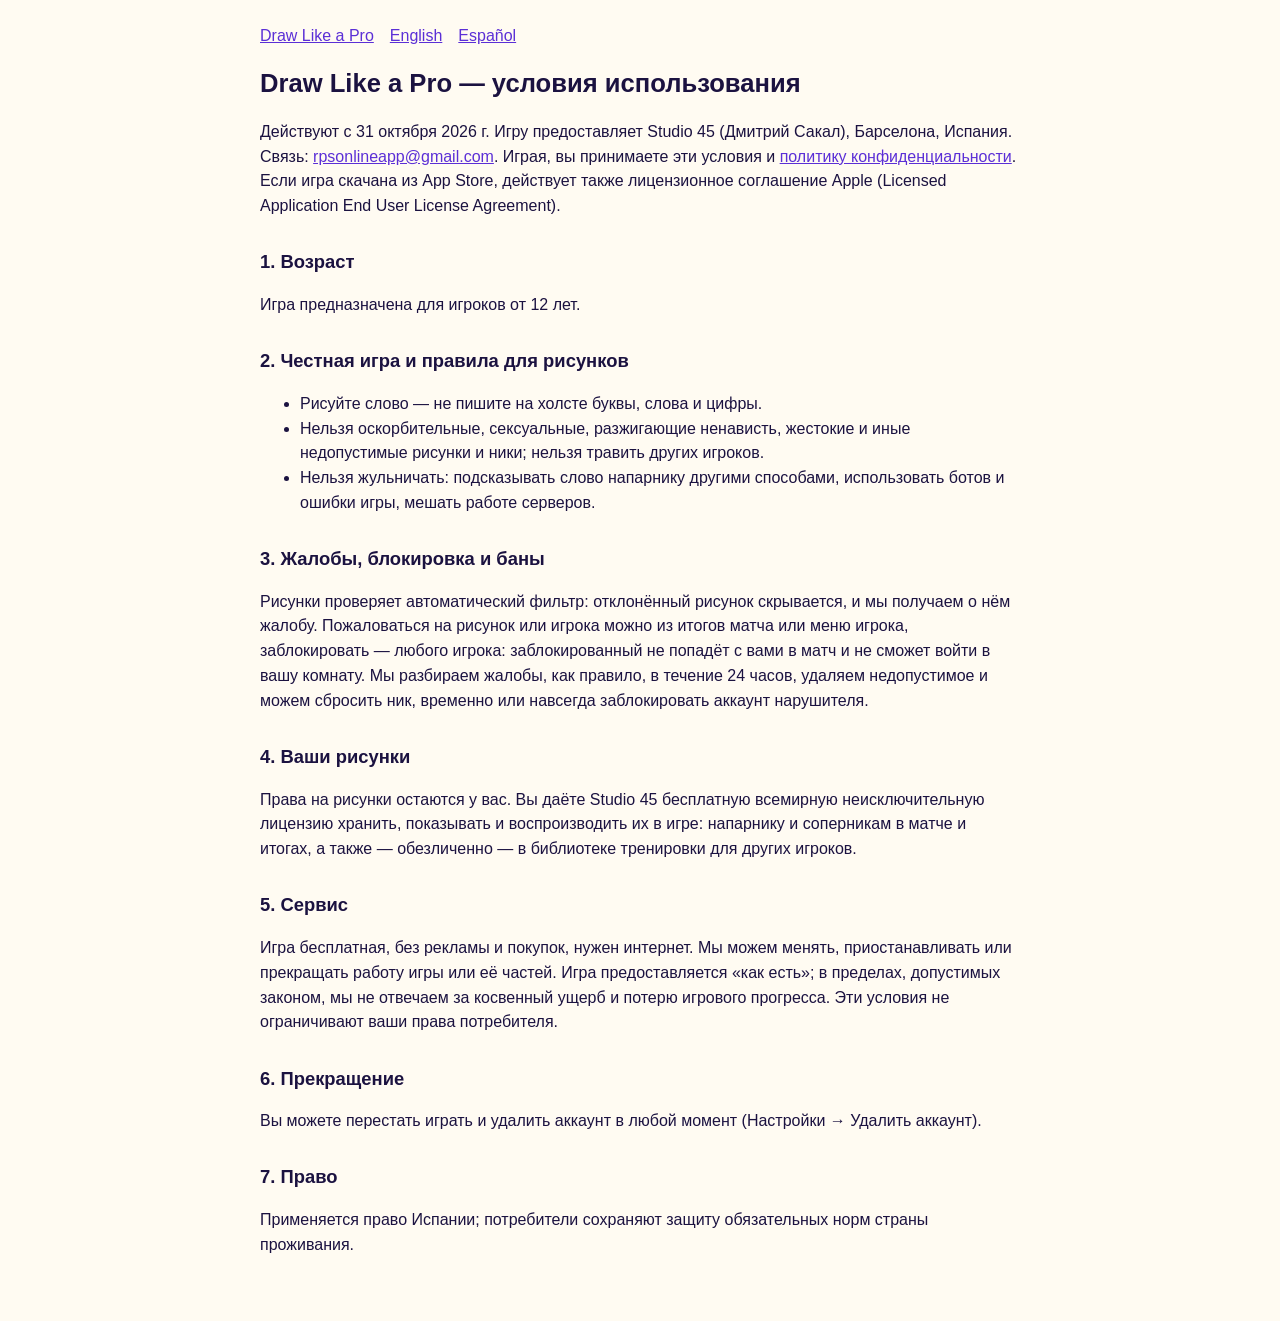
<file: draw/terms-ru.html>
<!doctype html><html lang="ru"><head><meta charset="utf-8"><meta name="viewport" content="width=device-width,initial-scale=1">
<title>Условия использования — Draw Like a Pro</title><link rel="stylesheet" href="style.css"></head><body>
<nav><a href="index.html">Draw Like a Pro</a><a href="terms.html">English</a><a href="terms-es.html">Español</a></nav>
<h1>Draw Like a Pro — условия использования</h1>
<p>Действуют с 31 октября 2026 г. Игру предоставляет Studio 45 (Дмитрий Сакал), Барселона, Испания. Связь: <a href="mailto:rpsonlineapp@gmail.com">rpsonlineapp@gmail.com</a>. Играя, вы принимаете эти условия и <a href="privacy-ru.html">политику конфиденциальности</a>. Если игра скачана из App Store, действует также лицензионное соглашение Apple (Licensed Application End User License Agreement).</p>
<h2>1. Возраст</h2><p>Игра предназначена для игроков от 12 лет.</p>
<h2>2. Честная игра и правила для рисунков</h2>
<ul>
<li>Рисуйте слово — не пишите на холсте буквы, слова и цифры.</li>
<li>Нельзя оскорбительные, сексуальные, разжигающие ненависть, жестокие и иные недопустимые рисунки и ники; нельзя травить других игроков.</li>
<li>Нельзя жульничать: подсказывать слово напарнику другими способами, использовать ботов и ошибки игры, мешать работе серверов.</li>
</ul>
<h2>3. Жалобы, блокировка и баны</h2>
<p>Рисунки проверяет автоматический фильтр: отклонённый рисунок скрывается, и мы получаем о нём жалобу. Пожаловаться на рисунок или игрока можно из итогов матча или меню игрока, заблокировать — любого игрока: заблокированный не попадёт с вами в матч и не сможет войти в вашу комнату. Мы разбираем жалобы, как правило, в течение 24 часов, удаляем недопустимое и можем сбросить ник, временно или навсегда заблокировать аккаунт нарушителя.</p>
<h2>4. Ваши рисунки</h2>
<p>Права на рисунки остаются у вас. Вы даёте Studio 45 бесплатную всемирную неисключительную лицензию хранить, показывать и воспроизводить их в игре: напарнику и соперникам в матче и итогах, а также — обезличенно — в библиотеке тренировки для других игроков.</p>
<h2>5. Сервис</h2>
<p>Игра бесплатная, без рекламы и покупок, нужен интернет. Мы можем менять, приостанавливать или прекращать работу игры или её частей. Игра предоставляется «как есть»; в пределах, допустимых законом, мы не отвечаем за косвенный ущерб и потерю игрового прогресса. Эти условия не ограничивают ваши права потребителя.</p>
<h2>6. Прекращение</h2><p>Вы можете перестать играть и удалить аккаунт в любой момент (Настройки → Удалить аккаунт).</p>
<h2>7. Право</h2><p>Применяется право Испании; потребители сохраняют защиту обязательных норм страны проживания.</p>
</body></html>
</file>
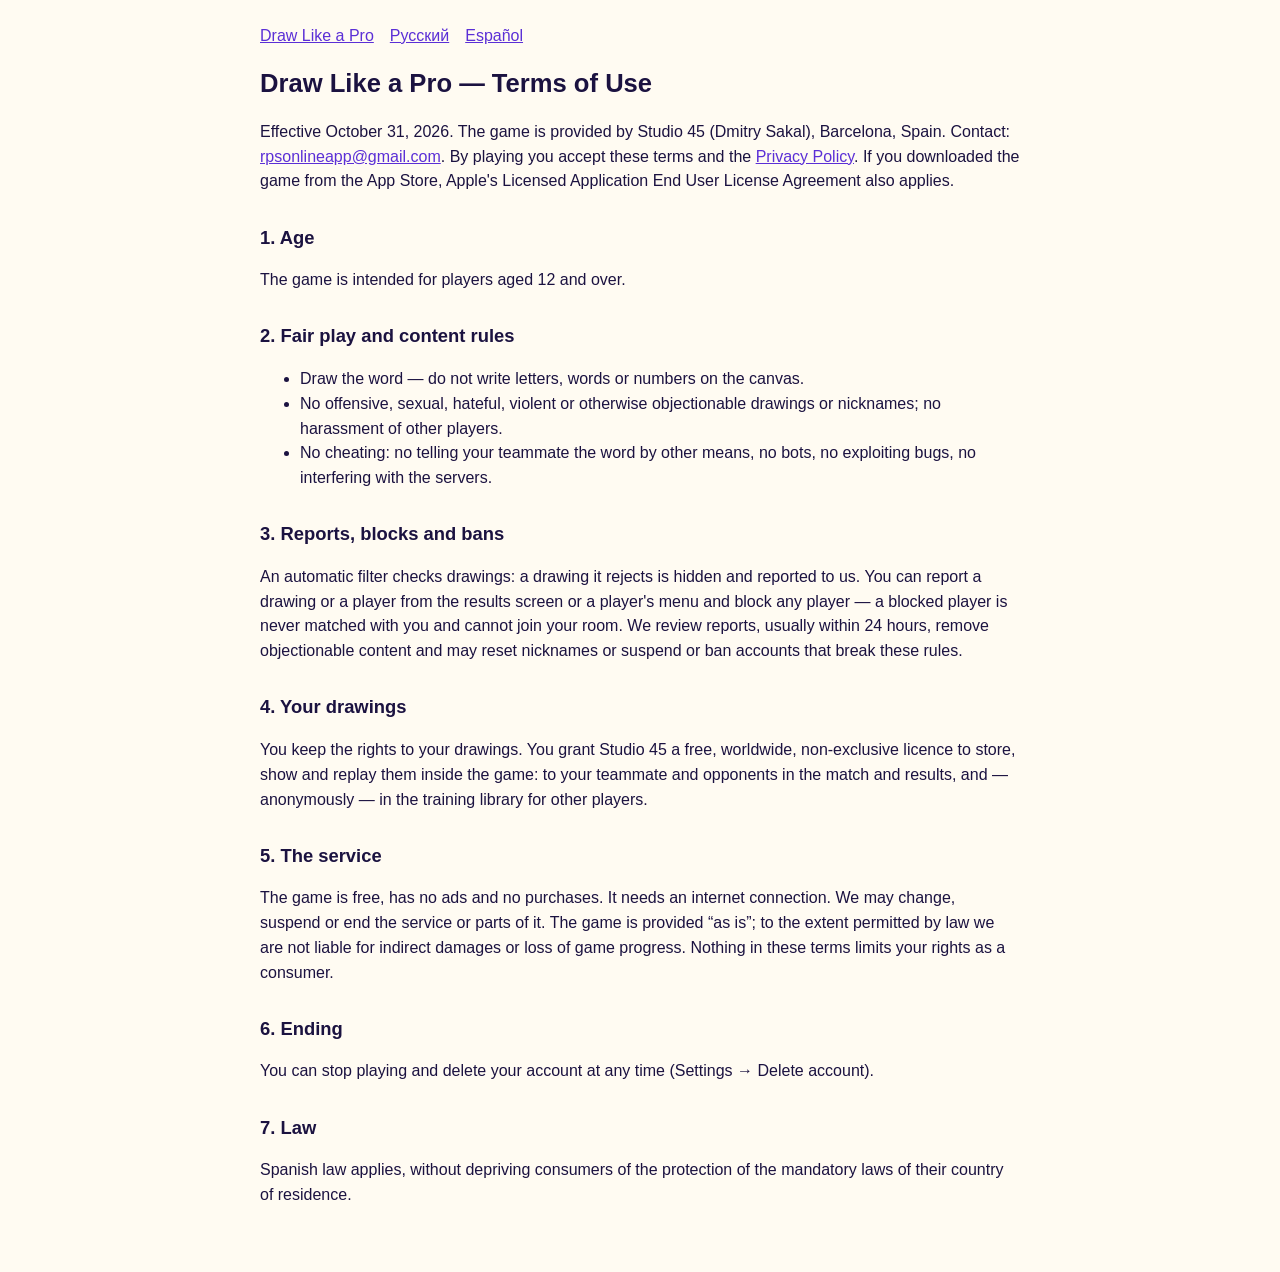
<file: draw/terms.html>
<!doctype html><html lang="en"><head><meta charset="utf-8"><meta name="viewport" content="width=device-width,initial-scale=1">
<title>Terms of Use — Draw Like a Pro</title><link rel="stylesheet" href="style.css"></head><body>
<nav><a href="index.html">Draw Like a Pro</a><a href="terms-ru.html">Русский</a><a href="terms-es.html">Español</a></nav>
<h1>Draw Like a Pro — Terms of Use</h1>
<p>Effective October 31, 2026. The game is provided by Studio 45 (Dmitry Sakal), Barcelona, Spain. Contact: <a href="mailto:rpsonlineapp@gmail.com">rpsonlineapp@gmail.com</a>. By playing you accept these terms and the <a href="privacy.html">Privacy Policy</a>. If you downloaded the game from the App Store, Apple's Licensed Application End User License Agreement also applies.</p>
<h2>1. Age</h2><p>The game is intended for players aged 12 and over.</p>
<h2>2. Fair play and content rules</h2>
<ul>
<li>Draw the word — do not write letters, words or numbers on the canvas.</li>
<li>No offensive, sexual, hateful, violent or otherwise objectionable drawings or nicknames; no harassment of other players.</li>
<li>No cheating: no telling your teammate the word by other means, no bots, no exploiting bugs, no interfering with the servers.</li>
</ul>
<h2>3. Reports, blocks and bans</h2>
<p>An automatic filter checks drawings: a drawing it rejects is hidden and reported to us. You can report a drawing or a player from the results screen or a player's menu and block any player — a blocked player is never matched with you and cannot join your room. We review reports, usually within 24 hours, remove objectionable content and may reset nicknames or suspend or ban accounts that break these rules.</p>
<h2>4. Your drawings</h2>
<p>You keep the rights to your drawings. You grant Studio 45 a free, worldwide, non-exclusive licence to store, show and replay them inside the game: to your teammate and opponents in the match and results, and — anonymously — in the training library for other players.</p>
<h2>5. The service</h2>
<p>The game is free, has no ads and no purchases. It needs an internet connection. We may change, suspend or end the service or parts of it. The game is provided “as is”; to the extent permitted by law we are not liable for indirect damages or loss of game progress. Nothing in these terms limits your rights as a consumer.</p>
<h2>6. Ending</h2><p>You can stop playing and delete your account at any time (Settings → Delete account).</p>
<h2>7. Law</h2><p>Spanish law applies, without depriving consumers of the protection of the mandatory laws of their country of residence.</p>
</body></html>
</file>
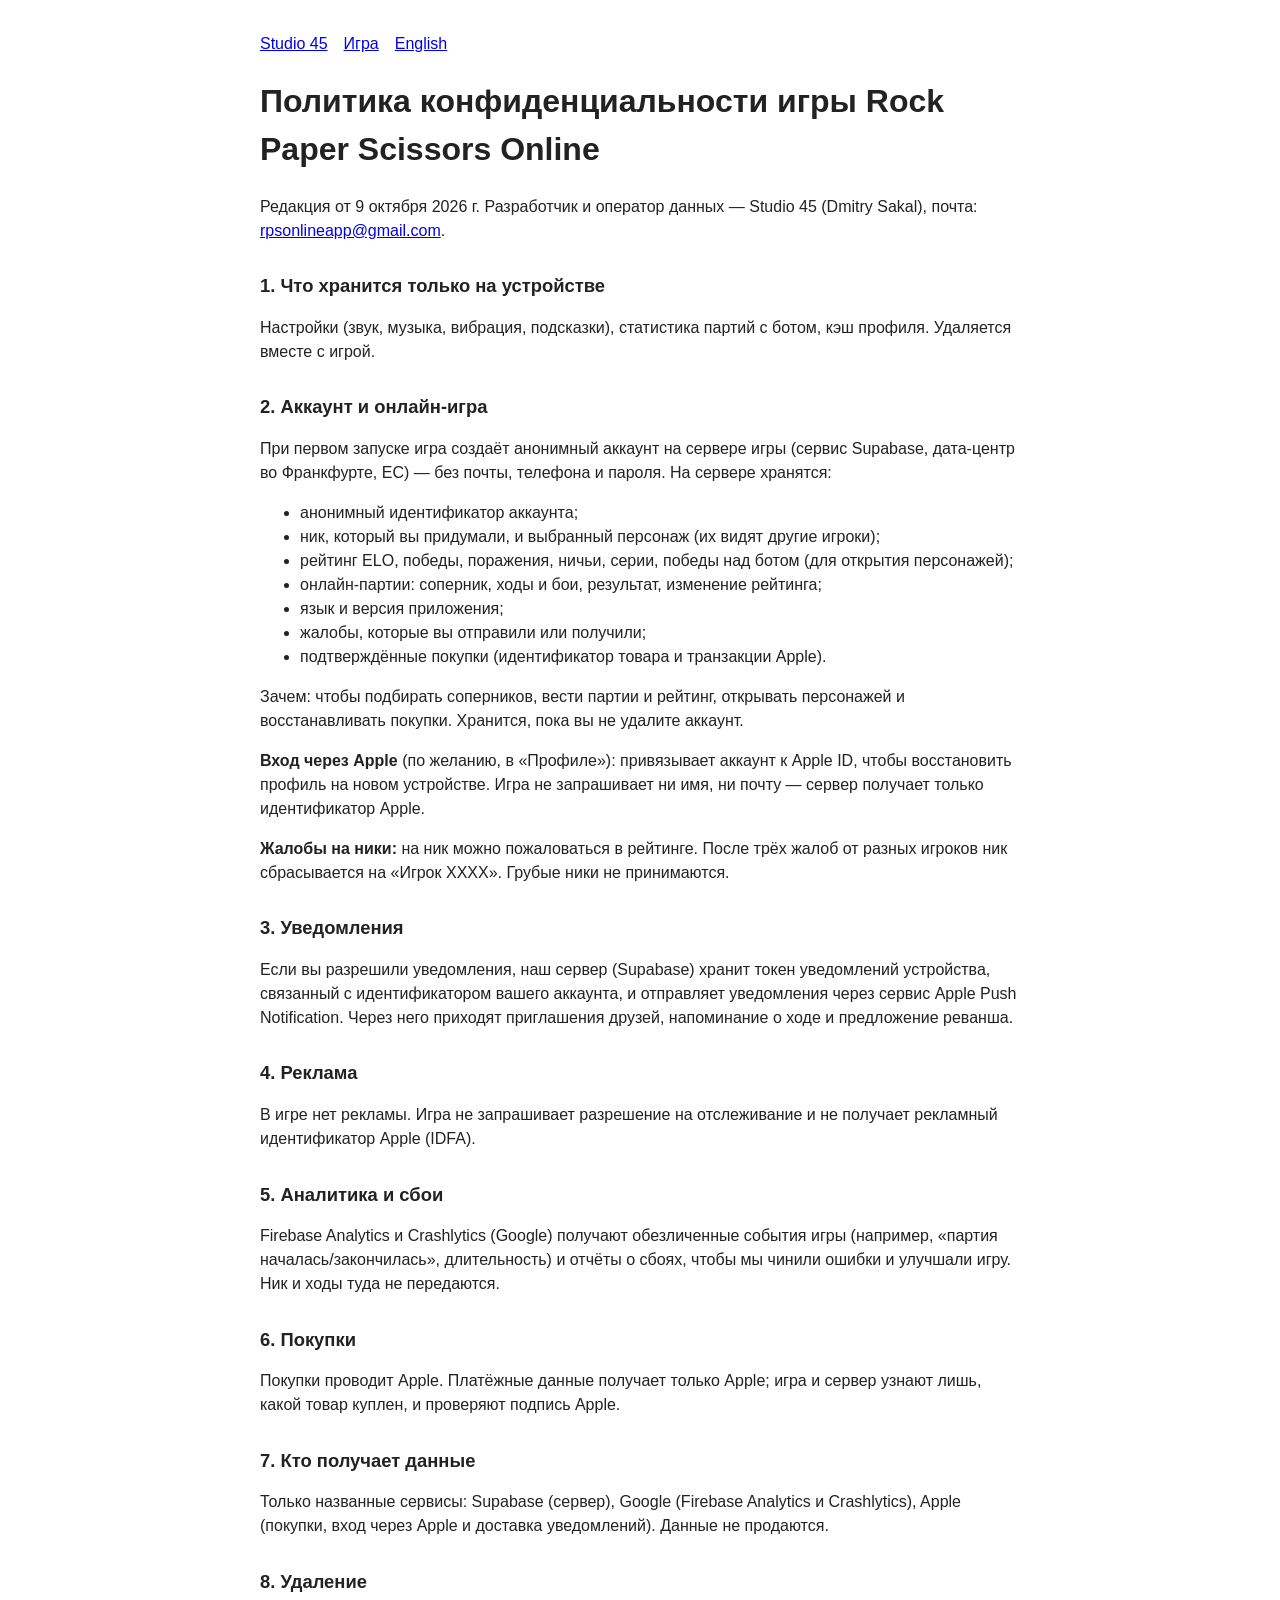
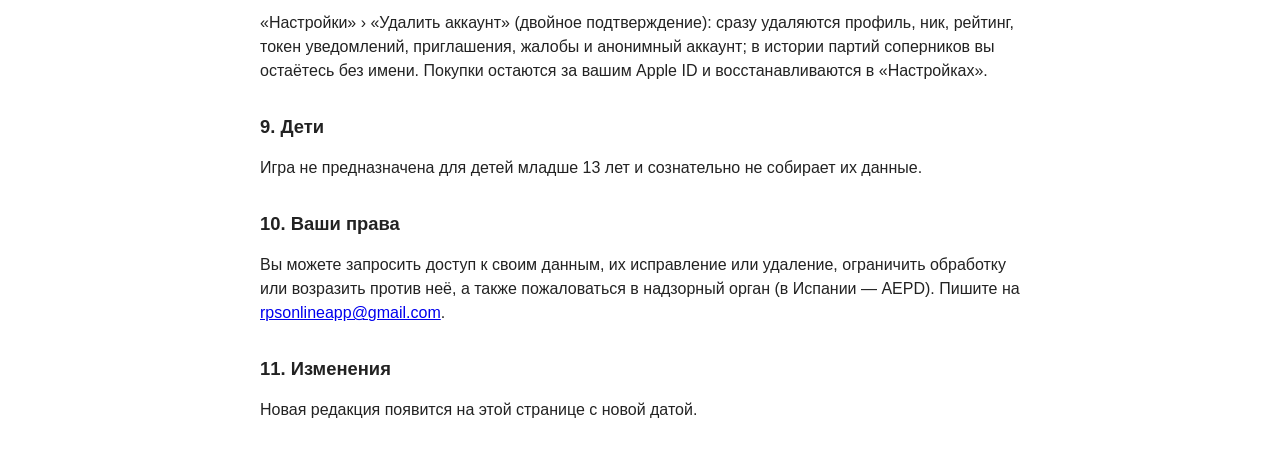
<file: rps/privacy-ru.html>
<!doctype html><html lang="ru"><head><meta charset="utf-8"><meta name="viewport" content="width=device-width,initial-scale=1">
<title>Политика конфиденциальности — Rock Paper Scissors Online</title><style>body{font-family:-apple-system,Segoe UI,Roboto,sans-serif;max-width:760px;margin:2em auto;padding:0 1em;line-height:1.5;color:#222}h2{font-size:1.15em;margin-top:1.6em}nav a{margin-right:1em}</style></head><body>
<nav><a href="/">Studio 45</a><a href="index.html">Игра</a><a href="privacy.html">English</a></nav>
<h1>Политика конфиденциальности игры Rock Paper Scissors Online</h1>
<p>Редакция от 9 октября 2026 г. Разработчик и оператор данных — Studio 45 (Dmitry Sakal), почта: <a href="mailto:rpsonlineapp@gmail.com">rpsonlineapp@gmail.com</a>.</p>

<h2>1. Что хранится только на устройстве</h2>
<p>Настройки (звук, музыка, вибрация, подсказки), статистика партий с ботом, кэш профиля. Удаляется вместе с игрой.</p>

<h2>2. Аккаунт и онлайн-игра</h2>
<p>При первом запуске игра создаёт анонимный аккаунт на сервере игры (сервис Supabase, дата-центр во Франкфурте, ЕС) — без почты, телефона и пароля. На сервере хранятся:</p>
<ul>
<li>анонимный идентификатор аккаунта;</li>
<li>ник, который вы придумали, и выбранный персонаж (их видят другие игроки);</li>
<li>рейтинг ELO, победы, поражения, ничьи, серии, победы над ботом (для открытия персонажей);</li>
<li>онлайн-партии: соперник, ходы и бои, результат, изменение рейтинга;</li>
<li>язык и версия приложения;</li>
<li>жалобы, которые вы отправили или получили;</li>
<li>подтверждённые покупки (идентификатор товара и транзакции Apple).</li>
</ul>
<p>Зачем: чтобы подбирать соперников, вести партии и рейтинг, открывать персонажей и восстанавливать покупки. Хранится, пока вы не удалите аккаунт.</p>
<p><b>Вход через Apple</b> (по желанию, в «Профиле»): привязывает аккаунт к Apple ID, чтобы восстановить профиль на новом устройстве. Игра не запрашивает ни имя, ни почту — сервер получает только идентификатор Apple.</p>
<p><b>Жалобы на ники:</b> на ник можно пожаловаться в рейтинге. После трёх жалоб от разных игроков ник сбрасывается на «Игрок XXXX». Грубые ники не принимаются.</p>

<h2>3. Уведомления</h2>
<p>Если вы разрешили уведомления, наш сервер (Supabase) хранит токен уведомлений устройства, связанный с идентификатором вашего аккаунта, и отправляет уведомления через сервис Apple Push Notification. Через него приходят приглашения друзей, напоминание о ходе и предложение реванша.</p>

<h2>4. Реклама</h2>
<p>В игре нет рекламы. Игра не запрашивает разрешение на отслеживание и не получает рекламный идентификатор Apple (IDFA).</p>

<h2>5. Аналитика и сбои</h2>
<p>Firebase Analytics и Crashlytics (Google) получают обезличенные события игры (например, «партия началась/закончилась», длительность) и отчёты о сбоях, чтобы мы чинили ошибки и улучшали игру. Ник и ходы туда не передаются.</p>

<h2>6. Покупки</h2>
<p>Покупки проводит Apple. Платёжные данные получает только Apple; игра и сервер узнают лишь, какой товар куплен, и проверяют подпись Apple.</p>

<h2>7. Кто получает данные</h2>
<p>Только названные сервисы: Supabase (сервер), Google (Firebase Analytics и Crashlytics), Apple (покупки, вход через Apple и доставка уведомлений). Данные не продаются.</p>

<h2>8. Удаление</h2>
<p>«Настройки» › «Удалить аккаунт» (двойное подтверждение): сразу удаляются профиль, ник, рейтинг, токен уведомлений, приглашения, жалобы и анонимный аккаунт; в истории партий соперников вы остаётесь без имени. Покупки остаются за вашим Apple ID и восстанавливаются в «Настройках».</p>

<h2>9. Дети</h2>
<p>Игра не предназначена для детей младше 13 лет и сознательно не собирает их данные.</p>

<h2>10. Ваши права</h2>
<p>Вы можете запросить доступ к своим данным, их исправление или удаление, ограничить обработку или возразить против неё, а также пожаловаться в надзорный орган (в Испании — AEPD). Пишите на <a href="mailto:rpsonlineapp@gmail.com">rpsonlineapp@gmail.com</a>.</p>

<h2>11. Изменения</h2>
<p>Новая редакция появится на этой странице с новой датой.</p>
</body></html>
</file>
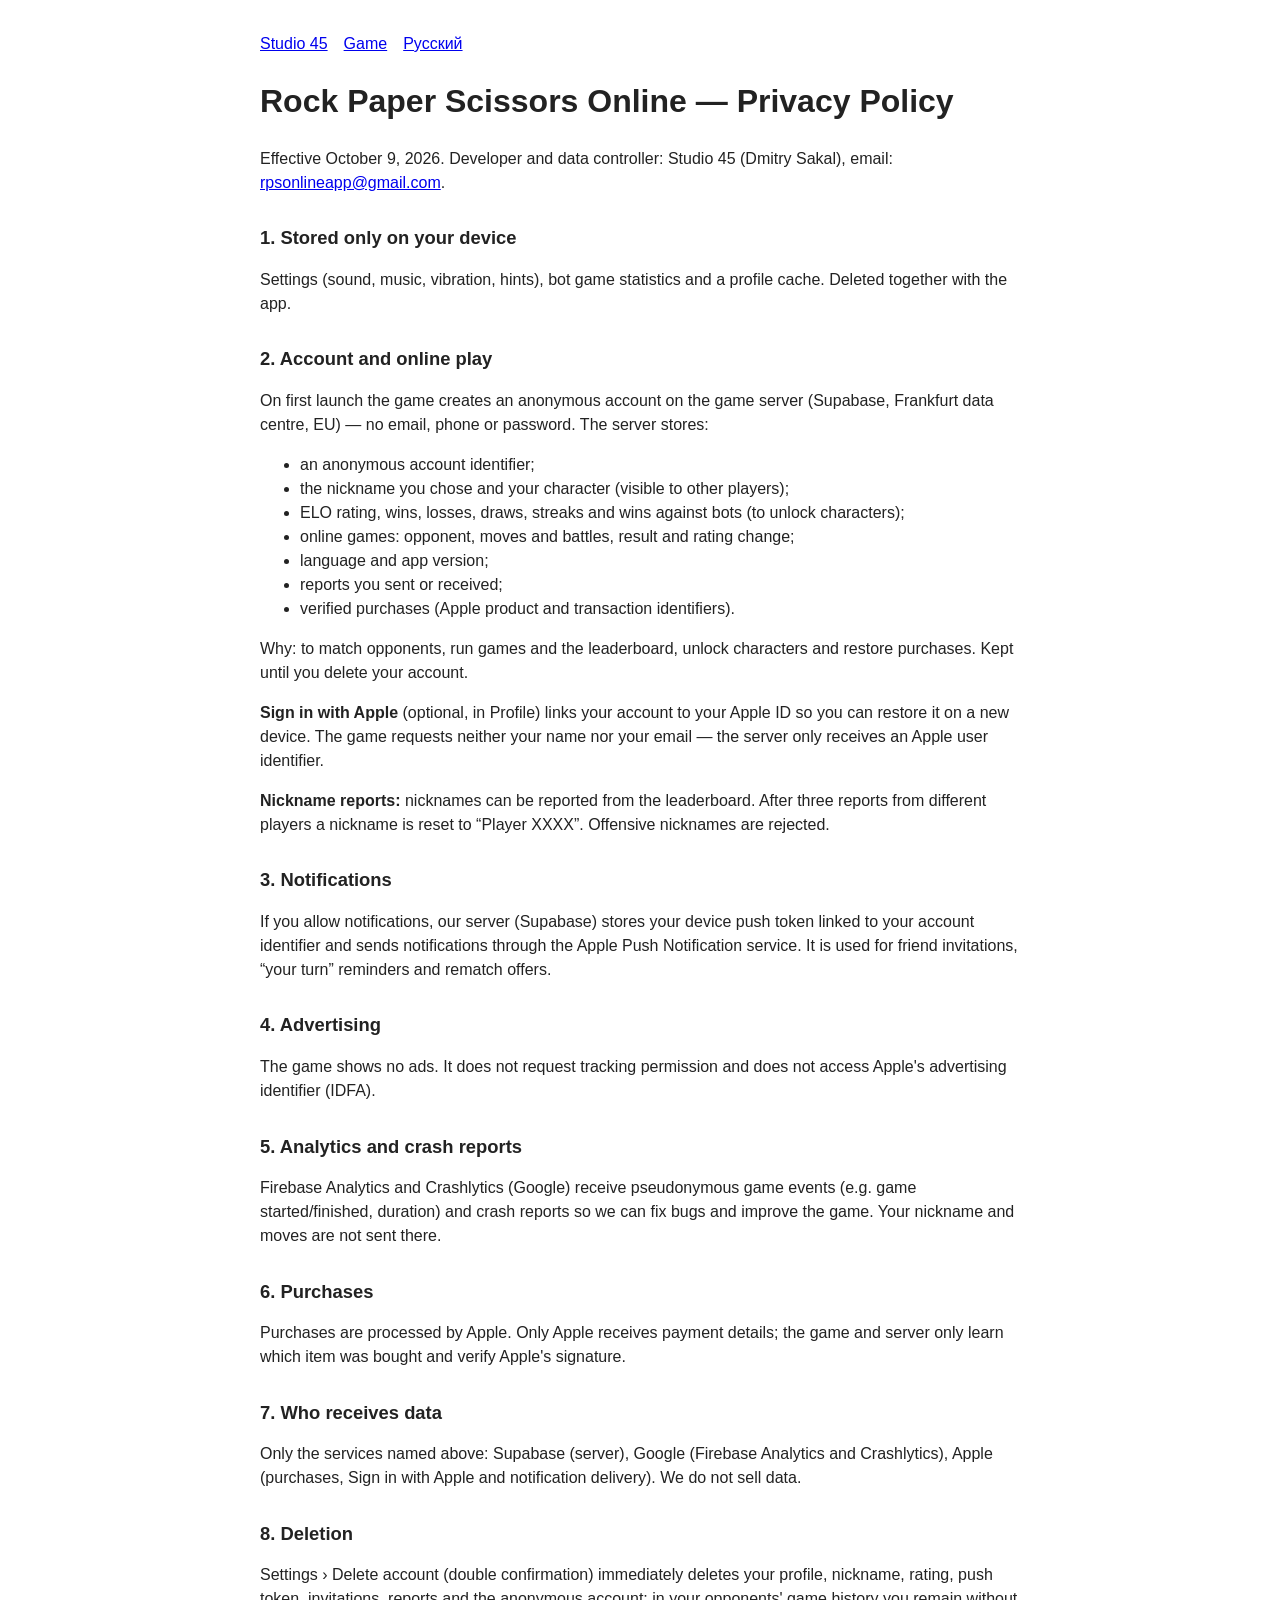
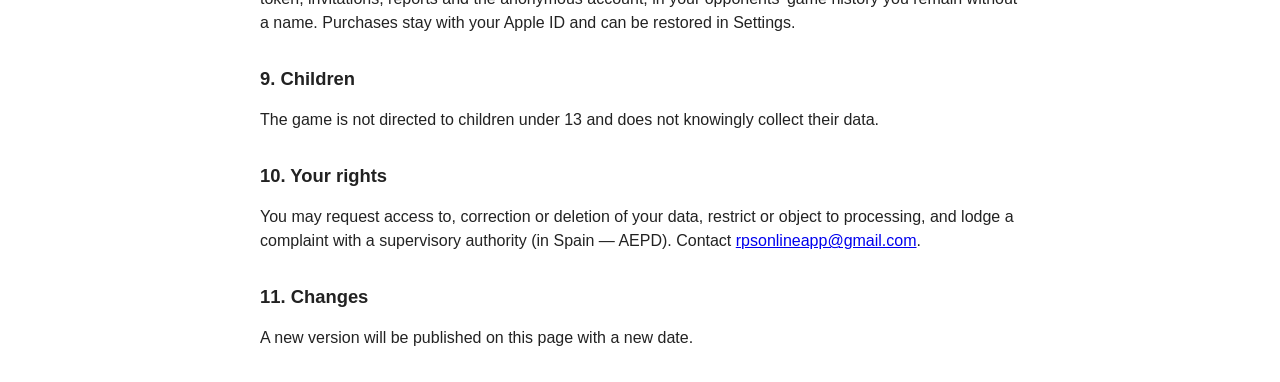
<file: rps/privacy.html>
<!doctype html><html lang="en"><head><meta charset="utf-8"><meta name="viewport" content="width=device-width,initial-scale=1">
<title>Privacy Policy — Rock Paper Scissors Online</title><style>body{font-family:-apple-system,Segoe UI,Roboto,sans-serif;max-width:760px;margin:2em auto;padding:0 1em;line-height:1.5;color:#222}h2{font-size:1.15em;margin-top:1.6em}nav a{margin-right:1em}</style></head><body>
<nav><a href="/">Studio 45</a><a href="index.html">Game</a><a href="privacy-ru.html">Русский</a></nav>
<h1>Rock Paper Scissors Online — Privacy Policy</h1>
<p>Effective October 9, 2026. Developer and data controller: Studio 45 (Dmitry Sakal), email: <a href="mailto:rpsonlineapp@gmail.com">rpsonlineapp@gmail.com</a>.</p>

<h2>1. Stored only on your device</h2>
<p>Settings (sound, music, vibration, hints), bot game statistics and a profile cache. Deleted together with the app.</p>

<h2>2. Account and online play</h2>
<p>On first launch the game creates an anonymous account on the game server (Supabase, Frankfurt data centre, EU) — no email, phone or password. The server stores:</p>
<ul>
<li>an anonymous account identifier;</li>
<li>the nickname you chose and your character (visible to other players);</li>
<li>ELO rating, wins, losses, draws, streaks and wins against bots (to unlock characters);</li>
<li>online games: opponent, moves and battles, result and rating change;</li>
<li>language and app version;</li>
<li>reports you sent or received;</li>
<li>verified purchases (Apple product and transaction identifiers).</li>
</ul>
<p>Why: to match opponents, run games and the leaderboard, unlock characters and restore purchases. Kept until you delete your account.</p>
<p><b>Sign in with Apple</b> (optional, in Profile) links your account to your Apple ID so you can restore it on a new device. The game requests neither your name nor your email — the server only receives an Apple user identifier.</p>
<p><b>Nickname reports:</b> nicknames can be reported from the leaderboard. After three reports from different players a nickname is reset to “Player XXXX”. Offensive nicknames are rejected.</p>

<h2>3. Notifications</h2>
<p>If you allow notifications, our server (Supabase) stores your device push token linked to your account identifier and sends notifications through the Apple Push Notification service. It is used for friend invitations, “your turn” reminders and rematch offers.</p>

<h2>4. Advertising</h2>
<p>The game shows no ads. It does not request tracking permission and does not access Apple's advertising identifier (IDFA).</p>

<h2>5. Analytics and crash reports</h2>
<p>Firebase Analytics and Crashlytics (Google) receive pseudonymous game events (e.g. game started/finished, duration) and crash reports so we can fix bugs and improve the game. Your nickname and moves are not sent there.</p>

<h2>6. Purchases</h2>
<p>Purchases are processed by Apple. Only Apple receives payment details; the game and server only learn which item was bought and verify Apple's signature.</p>

<h2>7. Who receives data</h2>
<p>Only the services named above: Supabase (server), Google (Firebase Analytics and Crashlytics), Apple (purchases, Sign in with Apple and notification delivery). We do not sell data.</p>

<h2>8. Deletion</h2>
<p>Settings › Delete account (double confirmation) immediately deletes your profile, nickname, rating, push token, invitations, reports and the anonymous account; in your opponents' game history you remain without a name. Purchases stay with your Apple ID and can be restored in Settings.</p>

<h2>9. Children</h2>
<p>The game is not directed to children under 13 and does not knowingly collect their data.</p>

<h2>10. Your rights</h2>
<p>You may request access to, correction or deletion of your data, restrict or object to processing, and lodge a complaint with a supervisory authority (in Spain — AEPD). Contact <a href="mailto:rpsonlineapp@gmail.com">rpsonlineapp@gmail.com</a>.</p>

<h2>11. Changes</h2>
<p>A new version will be published on this page with a new date.</p>
</body></html>
</file>
<file: draw/style.css>
body{font-family:-apple-system,Segoe UI,Roboto,sans-serif;max-width:760px;margin:0 auto;padding:1.5em 1em 3em;line-height:1.55;color:#1B1240;background:#FFFBF2}
h1{font-size:1.6em;margin:.6em 0 .2em}h2{font-size:1.15em;margin-top:1.6em}
nav a{margin-right:1em;color:#5B2FD6}a{color:#5B2FD6}
.hero{background:linear-gradient(#3E1C9C,#24156A);color:#fff;border:3px solid #1B1240;border-radius:20px;padding:1.4em;text-align:center}
.hero h1{color:#fff}.code{font-size:2.6em;font-weight:900;letter-spacing:.14em;margin:.3em 0;color:#FFC83D}
a.btn{display:inline-block;margin:.5em .3em 0;padding:.75em 1.4em;background:#63D93A;color:#1B1240;border:3px solid #1B1240;border-radius:14px;text-decoration:none;font-weight:800}
a.btn.alt{background:#9B5CFF;color:#fff}
small{color:#666}
</file>
